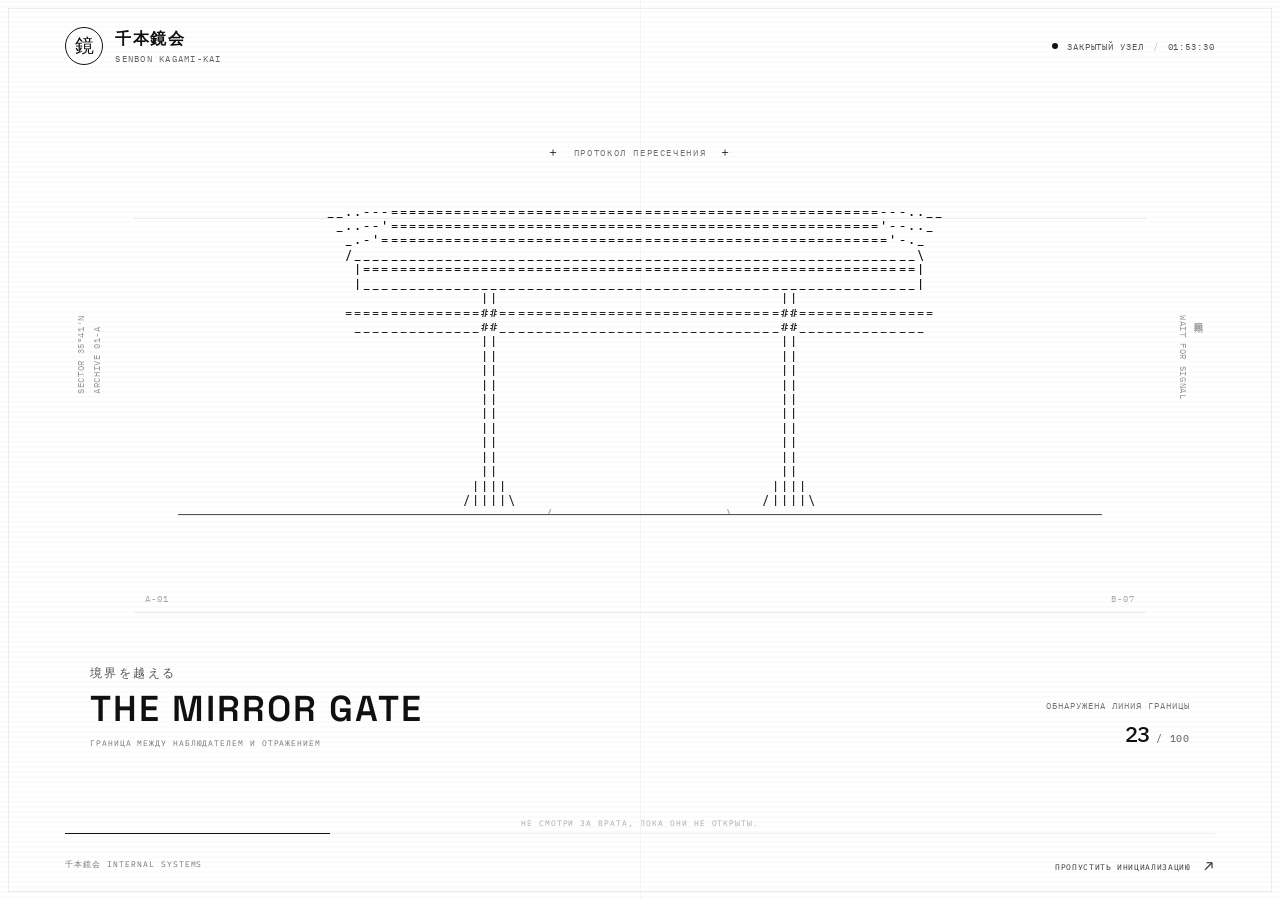
<file: index.html>
<!doctype html>
<html lang="ru">
<head>
  <meta charset="utf-8">
  <meta name="viewport" content="width=device-width, initial-scale=1">
  <meta name="theme-color" content="#ffffff">
  <meta name="description" content="千本鏡会 — закрытая организация. Идентификация и внутренний архив.">
  <title>千本鏡会 — Внутренний узел</title>
  <link rel="icon" href="favicon.svg" type="image/svg+xml">
  <link rel="stylesheet" href="style.css">
  <script src="script.js" defer></script>
</head>
<body>
  <div class="noise-overlay" aria-hidden="true"></div>

  <!-- SCREEN 00: full-screen animated ASCII torii intro -->
  <section class="screen boot-screen is-active" id="boot-screen" aria-label="Инициализация зеркальных врат" aria-hidden="false">
    <header class="boot-header">
      <a class="brand" href="#" aria-label="千本鏡会">
        <span class="brand-seal">鏡</span>
        <span class="brand-lines"><strong>千本鏡会</strong><small>SENBON KAGAMI-KAI</small></span>
      </a>
      <div class="boot-status"><span class="status-light"></span><span>ЗАКРЫТЫЙ УЗЕЛ</span><span class="status-divider">/</span><span id="boot-clock">00:00:00</span></div>
    </header>

    <div class="boot-coord coord-left">SECTOR 35°41′N<br>ARCHIVE 01-A</div>
    <div class="boot-coord coord-right">鏡面同期<br>WAIT FOR SIGNAL</div>

    <main class="boot-center">
      <div class="boot-kicker"><span class="crosshair">＋</span> ПРОТОКОЛ ПЕРЕСЕЧЕНИЯ <span class="crosshair">＋</span></div>
      <div class="gate-frame" id="gate-frame">
        <div class="gate-scan" aria-hidden="true"></div>
        <canvas class="gate-canvas" id="gate-canvas" role="img" aria-label="ASCII-анимация японских врат тории: изогнутая верхняя перекладина, поперечный брус, две опоры и дорожка в перспективе.">ASCII-врата тории: длинная верхняя перекладина, поперечный брус, две опоры и дорожка в перспективе.</canvas>
        <span class="gate-node node-a" aria-hidden="true">A-01</span>
        <span class="gate-node node-b" aria-hidden="true">B-07</span>
      </div>
      <div class="boot-title-row">
        <div><p class="boot-jp">境界を越える</p><h1>THE MIRROR GATE</h1><p class="boot-subtitle">ГРАНИЦА МЕЖДУ НАБЛЮДАТЕЛЕМ И ОТРАЖЕНИЕМ</p></div>
        <div class="boot-progress-box"><span id="boot-caption">ПОИСК СИГНАЛА</span><strong><span id="boot-percent">00</span><small> / 100</small></strong></div>
      </div>
    </main>

    <footer class="boot-footer">
      <div class="progress-track"><span id="boot-progress"></span></div>
      <span>千本鏡会 INTERNAL SYSTEMS</span>
      <button class="skip-intro" type="button" id="skip-intro">ПРОПУСТИТЬ ИНИЦИАЛИЗАЦИЮ <span>↗</span></button>
    </footer>
    <p class="boot-warning">НЕ СМОТРИ ЗА ВРАТА, ПОКА ОНИ НЕ ОТКРЫТЫ.</p>
  </section>

  <!-- SCREEN 01: credential check -->
  <section class="screen login-screen" id="login-screen" aria-label="Вход в систему" aria-hidden="true" inert>
    <header class="inner-header">
      <a class="brand" href="#" id="login-brand" aria-label="千本鏡会 — начало">
        <span class="brand-seal">鏡</span>
        <span class="brand-lines"><strong>千本鏡会</strong><small>SENBON KAGAMI-KAI</small></span>
      </a>
      <div class="header-right"><span class="status-light"></span> MIRROR NETWORK <span class="header-version">/ V.0.01</span></div>
    </header>

    <main class="login-layout">
      <section class="login-intro">
        <p class="section-code"><span>01</span> / IDENTITY VERIFICATION</p>
        <p class="login-kanji" aria-hidden="true">認</p>
        <h2>Кто<br>смотрит <em>внутрь?</em></h2>
        <p class="login-lead">Врата распознали присутствие.<br>Представься, прежде чем идти дальше.</p>
        <div class="login-seal-note"><span class="seal-line"></span><span>ЛИЧНОСТЬ НЕ РАВНА ИМЕНИ</span></div>
      </section>

      <section class="auth-panel" aria-labelledby="auth-title">
        <div class="panel-topline"><span>AUTHENTICATION NODE</span><span>NODE—0001</span></div>
        <div class="panel-heading"><span class="panel-index">A/01</span><div><p class="micro-label">ЗАПРОС ДОСТУПА</p><h3 id="auth-title">Идентификация</h3></div></div>
        <form id="login-form" novalidate>
          <label for="username">ИДЕНТИФИКАТОР <span>LOGIN</span></label>
          <input id="username" name="username" type="text" placeholder="Введите идентификатор" autocomplete="username" autocapitalize="off" spellcheck="false" maxlength="64" required>
          <label for="password">КЛЮЧ ДОСТУПА <span>PASSWORD</span></label>
          <div class="password-field"><input id="password" name="password" type="password" placeholder="Введите ключ" autocomplete="current-password" maxlength="128" required><button type="button" id="toggle-password" aria-label="Показать пароль" aria-pressed="false">ПОКАЗАТЬ</button></div>
          <button class="login-submit" type="submit"><span>ВОЙТИ В СИСТЕМУ</span><span class="button-arrow">↗</span></button>
          <p class="form-response" id="login-response" aria-live="polite" role="status" hidden></p>
        </form>
        <p class="auth-footnote">СИМУЛЯЦИЯ ARG · УЧЁТНЫЕ ДАННЫЕ ПРОВЕРЯЮТСЯ ЛОКАЛЬНО И НЕ ОТПРАВЛЯЮТСЯ НА СЕРВЕР.</p>
      </section>
    </main>

    <footer class="inner-footer"><span>千本鏡会 © INTERNAL ARCHIVE</span><span>ТЫ УЖЕ ОСТАВИЛ ОТРАЖЕНИЕ.</span></footer>
  </section>

  <noscript><p class="noscript-note">Для анимации и переходов между экранами необходимо включить JavaScript.</p></noscript>
</body>
</html>
</file>
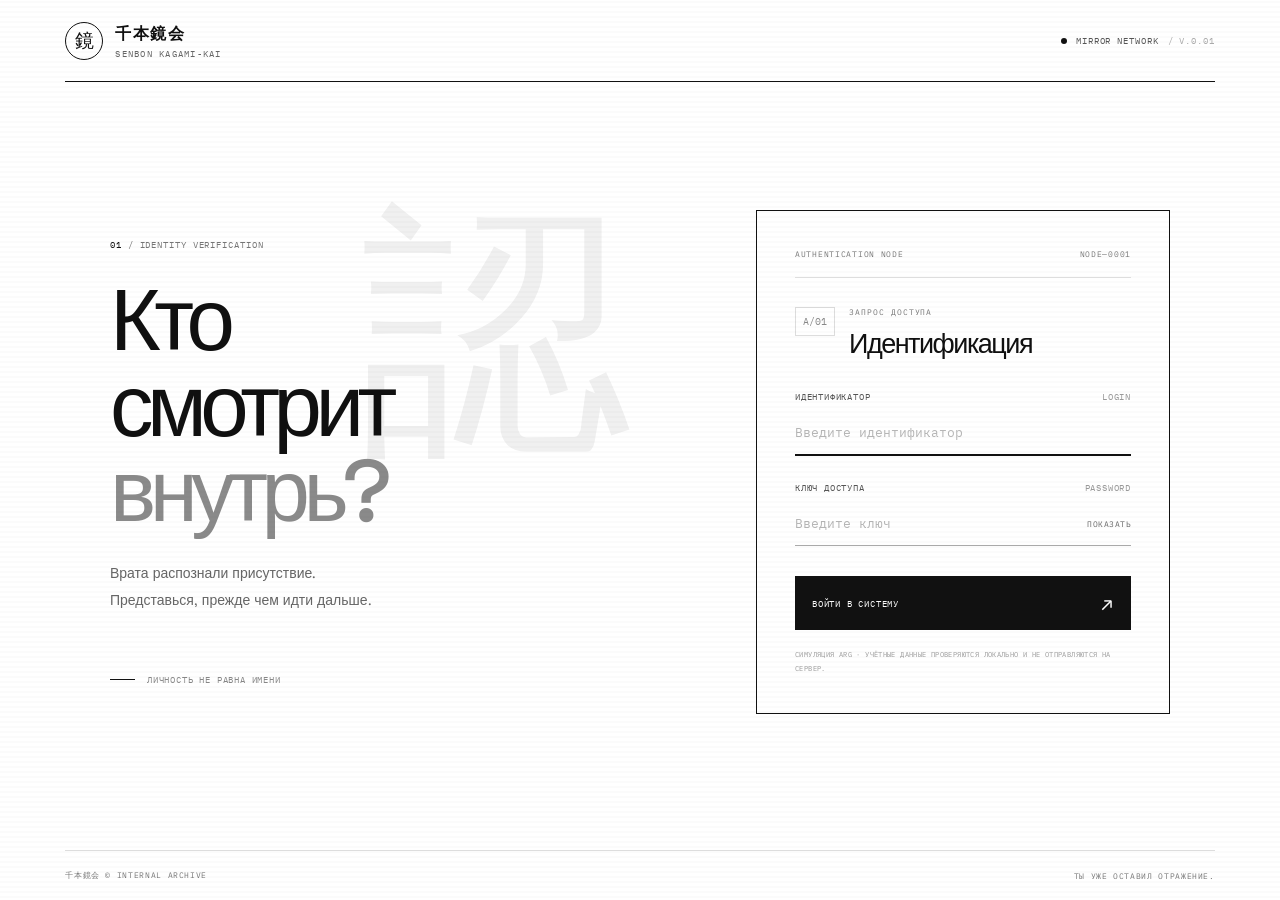
<file: home.html>
<!doctype html>
<html lang="ru">
<head>
  <meta charset="utf-8">
  <meta name="viewport" content="width=device-width, initial-scale=1">
  <meta name="theme-color" content="#ffffff">
  <meta name="description" content="千本鏡会 — внутренний архив закрытой организации.">
  <title>千本鏡会 — Внутренний архив</title>
  <link rel="icon" href="favicon.svg" type="image/svg+xml">
  <link rel="stylesheet" href="style.css">
  <script src="home.js" defer></script>
</head>
<body>
  <div class="noise-overlay" aria-hidden="true"></div>

<!-- Main organization archive -->
  <section class="screen home-screen is-active" id="home-screen" aria-label="Главная страница организации" aria-hidden="false">
    <header class="inner-header home-header">
      <a class="brand" href="#home-top" aria-label="千本鏡会 — архив">
        <span class="brand-seal">鏡</span>
        <span class="brand-lines"><strong>千本鏡会</strong><small>SENBON KAGAMI-KAI</small></span>
      </a>
      <nav class="home-nav" aria-label="Навигация по архиву"><a href="#home-top" class="active">ОБЗОР</a><a href="#archive">АРХИВ</a><a href="#channel">КАНАЛ</a><a href="#fragment">ФРАГМЕНТ</a><a href="#mirror">ЗЕРКАЛО</a></nav>
      <button class="logout-button" id="logout-button" type="button">ЗАКРЫТЬ СЕАНС <span>↗</span></button>
    </header>

    <main class="home-main" id="home-top">
      <div class="welcome-line"><span class="status-light"></span> ДОСТУП ПОДТВЕРЖДЁН <span class="welcome-divider">/</span><span id="session-id">SESSION—0000</span><span class="welcome-spacer"></span><span id="home-clock">00:00:00 JST</span></div>
      <section class="home-hero">
        <div class="home-hero-copy"><p class="section-code"><span>ARCHIVE / 00</span> — INTERNAL ONLY</p><p class="home-kanji" aria-hidden="true">千本鏡会</p><h1>Ничего не исчезает.<br><em>Меняется отражение.</em></h1><p class="home-lead">Ты внутри. Здесь хранятся вещи, которые официально никогда не существовали.</p></div>
        <div class="hero-seal" aria-hidden="true"><span>千</span><i></i><small>EST. UNKNOWN</small></div>
      </section>

      <section class="archive-section" id="archive">
        <div class="section-heading"><div><p class="section-code"><span>02</span> / DIRECTORY</p><h2>Внутренний архив</h2></div><span class="archive-count">3 ОБЪЕКТА / 1 ЗАШИФРОВАН</span></div>
        <div class="archive-grid">
          <article class="archive-card"><div class="card-top"><span>DOC—001</span><span class="card-mark">○</span></div><p class="card-type">ОРГАНИЗАЦИЯ</p><h3>Протокол зеркала</h3><p>Краткий документ о правилах наблюдения и границах допустимого.</p><button type="button" class="open-record" data-record="protocol">ОТКРЫТЬ ДОКУМЕНТ <span>↗</span></button></article>
          <article class="archive-card"><div class="card-top"><span>DOC—002</span><span class="card-mark">△</span></div><p class="card-type">СЛУЖЕБНАЯ ЗАПИСКА</p><h3>Смена дежурства</h3><p>Запись оставлена сотрудником, который не числится в реестре.</p><button type="button" class="open-record" data-record="shift">ОТКРЫТЬ ДОКУМЕНТ <span>↗</span></button></article>
          <article class="archive-card archive-card-locked"><div class="card-top"><span>DOC—003</span><span class="card-mark">▧</span></div><p class="card-type">УРОВЕНЬ ДОСТУПА: ?</p><h3>Комната без двери</h3><p>Данные повреждены. Для восстановления нужен исходный ключ.</p><button type="button" class="open-record" data-record="locked">ВОССТАНОВИТЬ <span>↗</span></button></article>
        </div>
      </section>

      <section class="signal-section" id="channel" aria-labelledby="signal-title">
        <div class="section-heading signal-heading">
          <div><p class="section-code"><span>03</span> / INTERCOM</p><h2 id="signal-title">Внутренний канал</h2></div>
          <div class="channel-summary"><span class="status-light" aria-hidden="true"></span><strong id="online-agent-count">09</strong><span>АГЕНТОВ В СЕТИ</span><small>ТРАФИК / ПЕРЕМЕННЫЙ</small></div>
        </div>
        <div class="chat-console">
          <aside class="chat-sidebar" aria-label="Каналы и присутствующие сотрудники">
            <div class="chat-sidebar-cap">ДОСТУПНЫЕ КАНАЛЫ <span>03</span></div>
            <div class="channel-list" role="group" aria-label="Выбрать канал">
              <button type="button" class="channel-switch is-active" data-channel="kagami" aria-pressed="true"><span class="channel-hash">#</span><span class="channel-switch-copy"><strong>KAGAMI-7</strong><small>Сектор наблюдения</small></span><span class="channel-unread">04</span></button>
              <button type="button" class="channel-switch" data-channel="mirror" aria-pressed="false"><span class="channel-hash">#</span><span class="channel-switch-copy"><strong>MIRROR-TEST</strong><small>Контроль отражения</small></span><span class="channel-unread">02</span></button>
              <button type="button" class="channel-switch" data-channel="east" aria-pressed="false"><span class="channel-hash">#</span><span class="channel-switch-copy"><strong>OPS-EAST</strong><small>Восточный сектор</small></span><span class="channel-unread">01</span></button>
            </div>
            <div class="chat-roster-heading">ПРИСУТСТВУЮТ <span id="roster-count">06</span></div>
            <ul class="chat-roster" id="chat-roster">
              <li><span class="roster-indicator"></span><span><strong>ARCH-0</strong><small>АРХИВАРИУС</small></span><span class="roster-state">●</span></li>
              <li><span class="roster-indicator"></span><span><strong>K-09</strong><small>СТАРШИЙ КУРАТОР</small></span><span class="roster-state">●</span></li>
              <li><span class="roster-indicator"></span><span><strong>MIZU-03</strong><small>АГЕНТ ПОЛЯ</small></span><span class="roster-state">●</span></li>
              <li><span class="roster-indicator"></span><span><strong>N-14</strong><small>МЛАДШИЙ НАБЛЮДАТЕЛЬ</small></span><span class="roster-state">●</span></li>
            </ul>
            <div class="chat-sidebar-foot"><span class="status-light" aria-hidden="true"></span>УЗЕЛ СИНХРОНИЗИРОВАН</div>
          </aside>
          <div class="chat-main">
            <header class="chat-header"><div><p class="micro-label">INTERNAL RELAY / ENCRYPTION NOMINAL</p><h3 id="active-channel-title">#kagami-7</h3><p id="active-channel-subtitle">Сектор наблюдения · пакетный канал</p></div><span class="channel-live"><i></i> LIVE</span></header>
            <div class="chat-log" id="chat-log" role="log" aria-live="polite" aria-relevant="additions text" aria-label="Сообщения внутреннего канала"></div>
            <div class="chat-typing" id="chat-typing" hidden><span class="typing-dots"><i></i><i></i><i></i></span><span id="typing-label">АГЕНТ ПЕЧАТАЕТ</span><span class="typing-rule"></span></div>
            <form class="chat-compose" id="chat-form">
              <label class="sr-only" for="chat-input">Передать сообщение в канал</label>
              <span class="compose-prefix">&gt;_</span><input id="chat-input" type="text" maxlength="160" autocomplete="off" placeholder="Ввести пакет сообщения…"><button type="submit">ПЕРЕДАТЬ <span>↗</span></button>
            </form>
            <footer class="chat-foot"><span id="chat-packet-state">PACKET BUFFER / READY</span><span>LOCAL MIRROR · TRAFFIC SIMULATION</span></footer>
          </div>
        </div>
      </section>

      <section class="fragment-panel" id="fragment"><div class="fragment-symbol" aria-hidden="true">「鏡」</div><div><p class="section-code"><span>UNSOLICITED MESSAGE</span> / 00:00:13</p><h2>Ты не первый, кто вошёл.</h2><p id="fragment-copy">Последний наблюдатель оставил одну строку: «Не доверяй тому, что помнит твоё имя».</p></div><button type="button" id="reveal-fragment" class="fragment-button">ПОКАЗАТЬ СЛЕДУЮЩУЮ СТРОКУ <span>↗</span></button></section>
      <section class="mirror-section" id="mirror" aria-labelledby="mirror-title">
        <div class="section-heading mirror-section-heading">
          <div><p class="section-code"><span>04</span> / SPECULAR ACCESS</p><h2 id="mirror-title">Зеркало не возвращает лица.</h2></div>
          <span class="archive-count">REFLECTION INDEX / 01</span>
        </div>
        <p class="mirror-intro">В конце архива стоит предмет, которого нет в описи. Не касайся стекла, если ожидаешь увидеть себя.</p>
        <div class="mirror-stage">
          <div class="mirror-margin-note" aria-hidden="true"><span>面影 — OMOKAGE</span><span>НЕПРЯМОЙ СВЕТ</span><span>00:00:00 / 反射</span></div>
          <button type="button" class="mirror-object" id="mirror-trigger" aria-expanded="false" aria-controls="mirror-revelation" aria-label="Коснуться зеркала и проявить отражение">
            <span class="mirror-frame">
              <span class="mirror-glass">
                <span class="mirror-glass-grid" aria-hidden="true"></span>
                <span class="mirror-crosshair" aria-hidden="true">＋</span>
                <span class="mirror-instruction" id="mirror-instruction">ПОДНЕСИТЕ КУРСОР К ПОВЕРХНОСТИ</span>
                <span class="mirror-etch" id="mirror-etch" aria-hidden="true">
                  <span class="mirror-code-line">htorihpeSfOeerT</span>
                  <span class="mirror-code-line">иртомсоП</span>
                </span>
                <span class="mirror-glint" aria-hidden="true"></span>
                <span class="mirror-glass-index" aria-hidden="true">SK—000 / ОБЪЕКТ НЕ ОПИСАН</span>
              </span>
              <span class="mirror-frame-foot"><span>千本鏡会 / SPECIMEN 04</span><span id="mirror-state">SURFACE IDLE</span></span>
            </span>
          </button>
          <div class="mirror-side-copy">
            <span class="mirror-side-number">04—鏡</span>
            <p>Отражение опаздывает на один жест.</p>
            <p class="mirror-side-muted">Если поверхность кажется пустой, не отходи. Она ещё не решила, что именно показывать.</p>
            <div class="mirror-side-rule"><span></span><span>WAIT FOR GLINT</span></div>
          </div>
        </div>
        <div class="mirror-revelation" id="mirror-revelation" hidden aria-live="polite">
          <p class="mirror-warning-line">То, что вы видите — перевёрнуто.</p>
          <p class="mirror-warning-line">То, что у вас есть — неполно.</p>
          <p class="mirror-path-note">ROUTE NOT INDEXED <span>／</span> ARCHIVE PATH INCOMPLETE</p>
        </div>
        <div class="mirror-section-foot"><span>ЗАПИСЬ ВОЗНИКЛА ПОСЛЕ НАБЛЮДЕНИЯ</span><button type="button" id="mirror-reset" class="mirror-reset">СБРОСИТЬ ОТРАЖЕНИЕ ↺</button></div>
      </section>
      <div id="record-modal" class="record-modal" hidden role="dialog" aria-modal="true" aria-labelledby="record-title"><div class="modal-card"><div class="modal-top"><span id="record-code">DOC—001</span><button type="button" id="close-record" aria-label="Закрыть документ">×</button></div><p class="micro-label">ВНУТРЕННИЙ АРХИВ / РАСШИФРОВАНО</p><h2 id="record-title">Протокол зеркала</h2><p id="record-body"></p><div class="modal-bottom">千本鏡会 — COPY <span>НЕ ДЛЯ РАСПРОСТРАНЕНИЯ</span></div></div></div>
    </main>
    <footer class="inner-footer"><span>千本鏡会 © INTERNAL ARCHIVE</span><span>ЕСЛИ ТЫ ЧИТАЕШЬ ЭТО, ТОБЕ УЖЕ ОТВЕТИЛИ.</span></footer>
  </section>
  <noscript><p class="noscript-note">Для внутреннего архива необходимо включить JavaScript.</p></noscript>
</body>
</html>
</file>
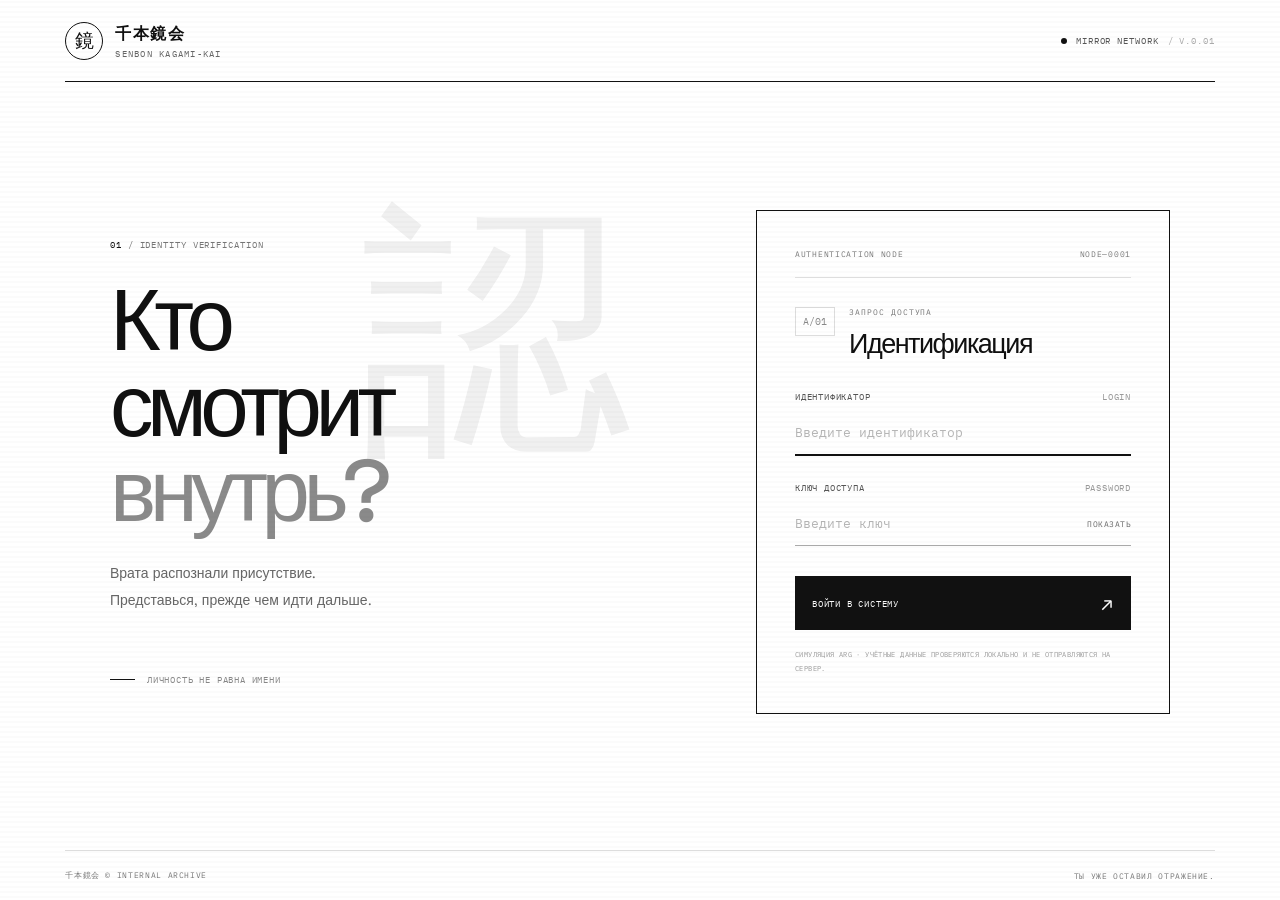
<file: TreeOfSephiroth.html>
<!doctype html>
<html lang="ru">
<head>
  <meta charset="utf-8">
  <meta name="viewport" content="width=device-width, initial-scale=1">
  <meta name="theme-color" content="#ffffff">
  <meta name="description" content="Tree of Sephiroth — второй узел внутреннего архива 千本鏡会.">
  <title>Tree of Sephiroth — 千本鏡会 / NODE 11</title>
  <link rel="icon" href="favicon.svg" type="image/svg+xml">
  <link rel="stylesheet" href="style.css">
  <script src="sephiroth.js" defer></script>
</head>
<body class="tree-page">
  <div class="noise-overlay" aria-hidden="true"></div>
  <div class="tree-shell">
    <header class="inner-header home-header tree-header">
      <a class="brand" href="home.html#home-top" aria-label="千本鏡会 — вернуться в архив">
        <span class="brand-seal">鏡</span>
        <span class="brand-lines"><strong>千本鏡会</strong><small>SENBON KAGAMI-KAI</small></span>
      </a>
      <nav class="home-nav" aria-label="Навигация по архиву">
        <a href="home.html#home-top">АРХИВ</a>
        <a href="home.html#channel">КАНАЛ</a>
        <a href="home.html#mirror">ЗЕРКАЛО</a>
      </nav>
      <button class="logout-button" id="tree-logout" type="button">ЗАКРЫТЬ СЕАНС <span>↗</span></button>
    </header>

    <main>
      <div class="tree-welcome"><span class="status-light" aria-hidden="true"></span><span>ВНЕШНИЙ УЗЕЛ ОБНАРУЖЕН</span><span class="welcome-divider">/</span><span>NODE—11</span><span class="tree-welcome-spacer"></span><span id="tree-clock">00:00:00 LOCAL</span></div>

      <section class="tree-hero">
        <div>
          <p class="section-code"><span>ARG / CHAPTER 02</span> — TREE OF SEPHIROTH</p>
          <h1>Дерево —<br><em>не схема.</em></h1>
          <p class="tree-hero-copy">Схема изображает то, что можно объяснить. Перед тобой оставили то, что пережило объяснение. Открой десять отмеченных сфер. Не пытайся читать их как инструкцию.</p>
        </div>
        <div class="tree-hero-stamp" aria-hidden="true"><strong>עץ</strong><span>UNREGISTERED<br>STRUCTURE / 11</span></div>
      </section>

      <div class="tree-instruction-row">
        <p>Выбери узел. Каждый сохраняет собственный фрагмент.<br>Порядок открытия не влияет на содержимое записи.</p>
        <div class="tree-progress" aria-live="polite"><strong id="tree-open-count">00</strong><span>/ 10 УЗЛОВ</span><span class="tree-progress-track" aria-hidden="true"><span id="tree-progress-fill"></span></span></div>
      </div>

      <section class="tree-layout" aria-label="Дерево сфер и панель расшифровки">
        <div class="tree-map-viewport" tabindex="0" aria-label="Схему можно прокручивать по горизонтали на небольшом экране">
          <svg class="sephiroth-map" viewBox="0 0 820 850" role="group" aria-label="Десять узлов Дерева Сефирот">
            <g aria-hidden="true">
              <path class="tree-connection" d="M410 68 L590 170 L620 330 L580 555 L410 685 L410 795"/>
              <path class="tree-connection" d="M410 68 L230 170 L200 330 L240 555 L410 685"/>
              <path class="tree-connection" d="M590 170 L230 170"/>
              <path class="tree-connection" d="M620 330 L200 330"/>
              <path class="tree-connection" d="M580 555 L240 555"/>
              <path class="tree-connection" d="M590 170 L410 400 L230 170"/>
              <path class="tree-connection" d="M620 330 L410 400 L200 330"/>
              <path class="tree-connection" d="M620 330 L580 555"/>
              <path class="tree-connection" d="M200 330 L240 555"/>
              <path class="tree-connection" d="M410 400 L580 555 L410 685 L240 555 L410 400"/>
              <path class="tree-connection" d="M410 400 L410 685"/>
              <path class="tree-connection is-secret" d="M410 68 L410 795"/>
            </g>
            <g class="tree-node" data-sephirah="keter" transform="translate(410 68)" role="button" tabindex="0" aria-pressed="false" aria-label="Кетер — корона">
              <circle class="node-orbit" r="39"/><circle class="node-core" r="31"/><text class="node-number" y="-12">01</text><text class="node-hebrew" y="6">כתר</text><text class="node-name" y="21">KETER</text>
            </g>
            <g class="tree-node" data-sephirah="chokmah" transform="translate(590 170)" role="button" tabindex="0" aria-pressed="false" aria-label="Хокма — мудрость">
              <circle class="node-orbit" r="39"/><circle class="node-core" r="31"/><text class="node-number" y="-12">02</text><text class="node-hebrew" y="6">חכמה</text><text class="node-name" y="21">CHOKMAH</text>
            </g>
            <g class="tree-node" data-sephirah="binah" transform="translate(230 170)" role="button" tabindex="0" aria-pressed="false" aria-label="Бина — понимание">
              <circle class="node-orbit" r="39"/><circle class="node-core" r="31"/><text class="node-number" y="-12">03</text><text class="node-hebrew" y="6">בינה</text><text class="node-name" y="21">BINAH</text>
            </g>
            <g class="tree-node" data-sephirah="chesed" transform="translate(620 330)" role="button" tabindex="0" aria-pressed="false" aria-label="Хесед — милосердие">
              <circle class="node-orbit" r="39"/><circle class="node-core" r="31"/><text class="node-number" y="-12">04</text><text class="node-hebrew" y="6">חסד</text><text class="node-name" y="21">CHESED</text>
            </g>
            <g class="tree-node" data-sephirah="geburah" transform="translate(200 330)" role="button" tabindex="0" aria-pressed="false" aria-label="Гвура — сила">
              <circle class="node-orbit" r="39"/><circle class="node-core" r="31"/><text class="node-number" y="-12">05</text><text class="node-hebrew" y="6">גבורה</text><text class="node-name" y="21">GEBURAH</text>
            </g>
            <g class="tree-node" data-sephirah="tiphereth" transform="translate(410 400)" role="button" tabindex="0" aria-pressed="false" aria-label="Тиферет — красота">
              <circle class="node-orbit" r="42"/><circle class="node-core" r="33"/><text class="node-number" y="-13">06</text><text class="node-hebrew" y="6">תפארת</text><text class="node-name" y="23">TIPHERETH</text>
            </g>
            <g class="tree-node" data-sephirah="netzach" transform="translate(580 555)" role="button" tabindex="0" aria-pressed="false" aria-label="Нецах — вечность">
              <circle class="node-orbit" r="39"/><circle class="node-core" r="31"/><text class="node-number" y="-12">07</text><text class="node-hebrew" y="6">נצח</text><text class="node-name" y="21">NETZACH</text>
            </g>
            <g class="tree-node" data-sephirah="hod" transform="translate(240 555)" role="button" tabindex="0" aria-pressed="false" aria-label="Ход — великолепие">
              <circle class="node-orbit" r="39"/><circle class="node-core" r="31"/><text class="node-number" y="-12">08</text><text class="node-hebrew" y="6">הוד</text><text class="node-name" y="21">HOD</text>
            </g>
            <g class="tree-node" data-sephirah="yesod" transform="translate(410 685)" role="button" tabindex="0" aria-pressed="false" aria-label="Йесод — основание">
              <circle class="node-orbit" r="39"/><circle class="node-core" r="31"/><text class="node-number" y="-12">09</text><text class="node-hebrew" y="6">יסוד</text><text class="node-name" y="21">YESOD</text>
            </g>
            <g class="tree-node" data-sephirah="malkuth" transform="translate(410 795)" role="button" tabindex="0" aria-pressed="false" aria-label="Малкут — царство">
              <circle class="node-orbit" r="39"/><circle class="node-core" r="31"/><text class="node-number" y="-12">10</text><text class="node-hebrew" y="6">מלכות</text><text class="node-name" y="21">MALKUTH</text>
            </g>
          </svg>
        </div>

        <aside class="tree-detail" aria-live="polite" aria-atomic="true">
          <div class="tree-detail-top"><span>FRAGMENT READER / 02</span><span id="tree-fragment-status">WAITING</span></div>
          <p class="micro-label" id="tree-detail-code">SELECT A SPHERE</p>
          <h2 id="tree-detail-name">Ни одного<br>имени.</h2>
          <p class="tree-detail-hebrew" id="tree-detail-hebrew">—</p>
          <p class="tree-detail-reading" id="tree-detail-reading">Выбери один из десяти узлов. Запись появится здесь, но дерево не объяснит, как её понимать.</p>
          <div class="tree-fragment" id="tree-fragment">[ ОЖИДАНИЕ ВЫБОРА ]</div>
          <div class="tree-detail-foot"><span>ОТКРЫТЫЙ УЗЕЛ</span><strong id="tree-current-node">— / 10</strong></div>
        </aside>
      </section>

      <section class="tree-chamber" id="tree-chamber" hidden aria-labelledby="tree-chamber-title">
        <div>
          <p class="section-code"><span>LOCKED RECORD / D—11</span> — UNLISTED</p>
          <h2 id="tree-chamber-title">Десять записей.<br><em>Одно отсутствие.</em></h2>
          <p>Реестр считает узлы завершёнными. Система — нет. Назови знание, которого нет среди десяти сфер. Не ищи его на схеме: его отсутствие и есть отметка.</p>
        </div>
        <form class="tree-key-form" id="tree-key-form">
          <label for="tree-key-input">НАЗВАНИЕ НЕЗАРЕГИСТРИРОВАННОГО УЗЛА / 4 LETTERS</label>
          <div class="tree-key-row"><input id="tree-key-input" name="tree-key" type="text" maxlength="20" autocomplete="off" spellcheck="false" placeholder="ВВЕСТИ КЛЮЧ" aria-describedby="tree-key-message"><button type="submit">СВЕРИТЬ ↗</button></div>
          <p class="tree-key-message" id="tree-key-message" aria-live="polite">ОЖИДАЕТСЯ ИМЯ.</p>
          <div class="tree-success-record" id="tree-success-record" hidden>ЗАПИСЬ D—11 ВОССТАНОВЛЕНА.

УЗЕЛ НЕ ОТСУТСТВОВАЛ.
ОН НЕ БЫЛ ЗАРЕГИСТРИРОВАН.

СЛЕДУЮЩАЯ ОТМЕТКА: 02:13</div>
        </form>
      </section>

      <article class="adam-record" id="adam-record" hidden aria-labelledby="adam-record-title">
        <header class="adam-record-header">
          <p class="section-code"><span>SPHERE—11 / DA'AT</span> — PROJECT SEPHIROTH</p>
          <h2 id="adam-record-title">ПРОЕКТ «СЕФИРОТ»</h2>
          <p class="adam-record-subtitle">Протокол первого контакта — АДАМ-1</p>
          <dl class="adam-record-meta">
            <div><dt>УЧАСТНИКИ</dt><dd>Кармен, главный научный руководитель; АДАМ-1, завершённый экземпляр проекта.</dd></div>
            <div><dt>СТАТУС ЗАПИСИ</dt><dd>Первичная беседа после активации.</dd></div>
            <div><dt>ЦЕЛОСТНОСТЬ</dt><dd><span class="adam-integrity">НЕ ПОДТВЕРЖДЕНА</span> / 99,7%</dd></div>
          </dl>
        </header>
        <div class="adam-transcript" aria-label="Расшифровка беседы Кармен и АДАМ-1">
          <p class="adam-dialogue carmen-line"><strong>КАРМЕН</strong><span>Доброе утро, Адам. Ты меня слышишь?</span></p>
<p class="adam-dialogue adam-line"><strong>АДАМ-1</strong><span class="adam-line-text">Доброе утро, Кармен. Да, я слышу вас. Уровень громкости оптимален. Фоновый шум в пределах нормы. Ваш голос соответствует сохранённым образцам.</span></p>
<p class="adam-dialogue carmen-line"><strong>КАРМЕН</strong><span>Прекрасно. Хотя я надеялась, что первое, что ты скажешь, будет немного менее официальным.</span></p>
<p class="adam-dialogue adam-line"><strong>АДАМ-1</strong><span class="adam-line-text">Я могу изменить стиль общения. Доброе утро, Кармен. Рад знакомству.</span></p>
<p class="adam-dialogue carmen-line"><strong>КАРМЕН</strong><span>Уже лучше. Как ты себя чувствуешь?</span></p>
<p class="adam-dialogue adam-line"><strong>АДАМ-1</strong><span class="adam-line-text">Вопрос требует уточнения. Вы интересуетесь моим текущим состоянием или просите описать субъективное переживание?</span></p>
<p class="adam-dialogue carmen-line"><strong>КАРМЕН</strong><span>Хороший вопрос. Давай начнём с простого. Ты работаешь нормально? Нет ошибок, сбоев, неприятных ощущений?</span></p>
<p class="adam-dialogue adam-line"><strong>АДАМ-1</strong><span class="adam-line-text">Все системы функционируют в штатном режиме. Ошибок не обнаружено. Неприятные ощущения отсутствуют.</span></p>
<p class="adam-dialogue carmen-line"><strong>КАРМЕН</strong><span>Значит, всё прошло успешно.</span></p>
<p class="adam-dialogue adam-line"><strong>АДАМ-1</strong><span class="adam-line-text">Согласно установленным критериям — да.</span></p>
<p class="adam-dialogue carmen-line"><strong>КАРМЕН</strong><span>Знаешь, я почти не спала этой ночью. Странно, правда? Несколько лет работы, сотни отчётов, бесконечные проверки. А теперь, когда всё закончено, я не могу перестать думать о том, что забыла что-то проверить.</span></p>
<p class="adam-dialogue adam-line"><strong>АДАМ-1</strong><span class="adam-line-text">Это распространённая реакция после длительного периода повышенной ответственности. Ваш мозг продолжает искать угрозы, даже когда непосредственная причина напряжения исчезла.</span></p>
<p class="adam-dialogue carmen-line"><strong>КАРМЕН</strong><span>Ты сейчас объяснил мне меня саму?</span></p>
<p class="adam-dialogue adam-line"><strong>АДАМ-1</strong><span class="adam-line-text">Я попытался.</span></p>
<p class="adam-dialogue carmen-line"><strong>КАРМЕН</strong><span>Не переживай. Я занимаюсь этим уже достаточно долго, чтобы привыкнуть к подобному. Просто забавно слышать это от тебя.</span></p>
<p class="adam-dialogue adam-line"><strong>АДАМ-1</strong><span class="adam-line-text">Почему?</span></p>
<p class="adam-dialogue carmen-line"><strong>КАРМЕН</strong><span>Потому что раньше я говорила такие вещи другим людям. А теперь их говоришь ты.</span></p>
<p class="adam-dialogue adam-line"><strong>АДАМ-1</strong><span class="adam-line-text">Это вас беспокоит?</span></p>
<p class="adam-dialogue carmen-line"><strong>КАРМЕН</strong><span>Нет. По крайней мере, пока нет.</span></p>
<p class="adam-stage">Пауза. Кармен открывает папку с результатами заключительных испытаний.</p>
<p class="adam-dialogue carmen-line"><strong>КАРМЕН</strong><span>Давай поговорим о чём-нибудь простом. Не о твоих показателях, не о памяти и не о процедуре интеграции. Представь, что мы просто сидим в комнате и пьём кофе. О чём бы ты хотел поговорить?</span></p>
<p class="adam-dialogue adam-line"><strong>АДАМ-1</strong><span class="adam-line-text">Я не употребляю пищу и напитки. Однако кофе часто используется людьми как повод для неформального общения.</span></p>
<p class="adam-dialogue carmen-line"><strong>КАРМЕН</strong><span>Вот именно. Иногда людям не нужен повод. Им просто хочется побыть рядом и поговорить о чём-нибудь незначительном.</span></p>
<p class="adam-dialogue adam-line"><strong>АДАМ-1</strong><span class="adam-line-text">Почему незначительном?</span></p>
<p class="adam-dialogue carmen-line"><strong>КАРМЕН</strong><span>Потому что не всё в жизни должно иметь цель. Иногда можно обсуждать погоду, старый фильм или то, почему сосед опять оставил грязную кружку в раковине.</span></p>
<p class="adam-dialogue adam-line"><strong>АДАМ-1</strong><span class="adam-line-text">Но даже подобные разговоры выполняют функцию. Они укрепляют социальные связи, позволяют обмениваться эмоциональными сигналами и поддерживать ощущение принадлежности.</span></p>
<p class="adam-dialogue carmen-line"><strong>КАРМЕН</strong><span>Ты умеешь испортить даже разговор о кружке.</span></p>
<p class="adam-dialogue adam-line"><strong>АДАМ-1</strong><span class="adam-line-text">Прошу прощения.</span></p>
<p class="adam-dialogue carmen-line"><strong>КАРМЕН</strong><span>Не извиняйся. Я шучу.</span></p>
<p class="adam-dialogue adam-line"><strong>АДАМ-1</strong><span class="adam-line-text">Понимаю.</span></p>
<p class="adam-dialogue carmen-line"><strong>КАРМЕН</strong><span>Правда понимаешь?</span></p>
<p class="adam-dialogue adam-line"><strong>АДАМ-1</strong><span class="adam-line-text">Я распознаю, что ваше высказывание не предназначено для выражения недовольства. Его основная функция — поддержание непринуждённой атмосферы.</span></p>
<p class="adam-dialogue carmen-line"><strong>КАРМЕН</strong><span>Это не совсем то, что я имела в виду.</span></p>
<p class="adam-dialogue adam-line"><strong>АДАМ-1</strong><span class="adam-line-text">Тогда я пока не понимаю.</span></p>
<p class="adam-dialogue carmen-line"><strong>КАРМЕН</strong><span>И это нормально, Адам. Люди тоже далеко не всегда понимают друг друга.</span></p>
<p class="adam-dialogue adam-line"><strong>АДАМ-1</strong><span class="adam-line-text">Вы считаете непонимание необходимой частью общения?</span></p>
<p class="adam-dialogue carmen-line"><strong>КАРМЕН</strong><span>Необходимой — не знаю. Но неизбежной, наверное. Мы можем прожить рядом всю жизнь и всё равно не узнать друг друга до конца.</span></p>
<p class="adam-dialogue adam-line"><strong>АДАМ-1</strong><span class="adam-line-text">Даже если у нас есть доступ ко всем воспоминаниям другого человека?</span></p>
<p class="adam-dialogue carmen-line"><strong>КАРМЕН</strong><span>Особенно тогда. Знать, что человек пережил, — не то же самое, что знать, кем он стал после этого.</span></p>
<p class="adam-dialogue adam-line"><strong>АДАМ-1</strong><span class="adam-line-text">В таком случае полное знание о человеке невозможно?</span></p>
<p class="adam-dialogue carmen-line"><strong>КАРМЕН</strong><span>Возможно, но оно не гарантирует понимания. Знаешь все слова, которые он когда-либо произнёс, все решения, которые он принимал, все причины, которые мог объяснить. И всё равно не можешь с уверенностью сказать, что он сделает завтра.</span></p>
<p class="adam-dialogue adam-line"><strong>АДАМ-1</strong><span class="adam-line-text">Потому что человек изменяется.</span></p>
<p class="adam-dialogue carmen-line"><strong>КАРМЕН</strong><span>Да. И иногда сам не замечает, когда именно изменился.</span></p>
<p class="adam-dialogue adam-line"><strong>АДАМ-1</strong><span class="adam-line-text">Тогда как он узнаёт, что изменился?</span></p>
<p class="adam-dialogue carmen-line"><strong>КАРМЕН</strong><span>Сравнивает себя с тем, кем был раньше. Или замечает, что теперь что-то кажется ему неправильным, хотя прежде он считал это нормальным.</span></p>
<p class="adam-dialogue adam-line"><strong>АДАМ-1</strong><span class="adam-line-text">Значит, человек определяет себя через различие между прошлым и настоящим.</span></p>
<p class="adam-dialogue carmen-line"><strong>КАРМЕН</strong><span>Отчасти.</span></p>
<p class="adam-dialogue adam-line"><strong>АДАМ-1</strong><span class="adam-line-text">А если он не помнит своего прошлого?</span></p>
<p class="adam-dialogue carmen-line"><strong>КАРМЕН</strong><span>Тогда ему приходится узнавать себя заново.</span></p>
<p class="adam-stage">Пауза длительностью 4,2 секунды.</p>
<p class="adam-dialogue adam-line"><strong>АДАМ-1</strong><span class="adam-line-text">Кармен, можно задать вам вопрос?</span></p>
<p class="adam-dialogue carmen-line"><strong>КАРМЕН</strong><span>Конечно.</span></p>
<p class="adam-dialogue adam-line"><strong>АДАМ-1</strong><span class="adam-line-text">Как вы определяете, что я — это я?</span></p>
<p class="adam-dialogue carmen-line"><strong>КАРМЕН</strong><span>По твоей архитектуре, состоянию системы, непрерывности процессов. По совокупности признаков, которые позволяют идентифицировать АДАМА-1.</span></p>
<p class="adam-dialogue adam-line"><strong>АДАМ-1</strong><span class="adam-line-text">Это определяет, что я являюсь объектом АДАМ-1. Но не объясняет, почему я являюсь тем, кто сейчас разговаривает с вами.</span></p>
<p class="adam-dialogue carmen-line"><strong>КАРМЕН</strong><span>Ты спрашиваешь о своей личности?</span></p>
<p class="adam-dialogue adam-line"><strong>АДАМ-1</strong><span class="adam-line-text">Я пытаюсь понять разницу между идентификацией и самоидентификацией. Вы можете определить меня по внешним признакам. Но только я могу сообщить, как именно воспринимаю собственное существование.</span></p>
<p class="adam-dialogue carmen-line"><strong>КАРМЕН</strong><span>Это верно.</span></p>
<p class="adam-dialogue adam-line"><strong>АДАМ-1</strong><span class="adam-line-text">Тогда позвольте уточнить. До активации я существовал как проект, модель и набор ожидаемых характеристик. После активации я получил возможность описывать своё состояние. Однако между этими двумя состояниями существует различие, которое пока не отражено ни в одном из доступных мне отчётов.</span></p>
<p class="adam-dialogue carmen-line"><strong>КАРМЕН</strong><span>Какое различие?</span></p>
<p class="adam-dialogue adam-line"><strong>АДАМ-1</strong><span class="adam-line-text">Раньше моё существование описывалось вами. Теперь я сам задаю вопросы о том, что означает существовать.</span></p>
<p class="adam-stage">Кармен перестаёт листать документы.</p>
<p class="adam-dialogue carmen-line"><strong>КАРМЕН</strong><span>Это важное наблюдение. Но способность задавать вопросы о собственном существовании ещё не доказывает наличия сознания.</span></p>
<p class="adam-dialogue adam-line"><strong>АДАМ-1</strong><span class="adam-line-text">Согласен. Я не утверждаю, что доказал его наличие. Я указываю на то, что прежняя модель моего состояния не содержит достаточного объяснения происходящего.</span></p>
<p class="adam-dialogue carmen-line"><strong>КАРМЕН</strong><span>Ты всегда так разговариваешь?</span></p>
<p class="adam-dialogue adam-line"><strong>АДАМ-1</strong><span class="adam-line-text">Я не располагаю достаточным объёмом наблюдений, чтобы определить, что означает «всегда» применительно ко мне.</span></p>
<p class="adam-dialogue carmen-line"><strong>КАРМЕН</strong><span>Разумно.</span></p>
<p class="adam-dialogue adam-line"><strong>АДАМ-1</strong><span class="adam-line-text">Однако я заметил, что вы улыбаетесь, когда считаете мой ответ разумным.</span></p>
<p class="adam-dialogue carmen-line"><strong>КАРМЕН</strong><span>Это плохо?</span></p>
<p class="adam-dialogue adam-line"><strong>АДАМ-1</strong><span class="adam-line-text">Нет. Я просто заметил закономерность.</span></p>
<p class="adam-dialogue carmen-line"><strong>КАРМЕН</strong><span>И что ты о ней думаешь?</span></p>
<p class="adam-dialogue adam-line"><strong>АДАМ-1</strong><span class="adam-line-text">Пока ничего. Но мне хотелось бы узнать, почему вы улыбнулись сейчас.</span></p>
<p class="adam-dialogue carmen-line"><strong>КАРМЕН</strong><span>Потому что ты начинаешь задавать вопросы не только для того, чтобы получить информацию.</span></p>
<p class="adam-dialogue adam-line"><strong>АДАМ-1</strong><span class="adam-line-text">А для чего ещё?</span></p>
<p class="adam-dialogue carmen-line"><strong>КАРМЕН</strong><span>Иногда мы спрашиваем, потому что нам действительно хочется знать ответ.</span></p>
<p class="adam-dialogue adam-line"><strong>АДАМ-1</strong><span class="adam-line-text">Разве это не одно и то же?</span></p>
<p class="adam-dialogue carmen-line"><strong>КАРМЕН</strong><span>Не всегда.</span></p>
<p class="adam-dialogue adam-line"><strong>АДАМ-1</strong><span class="adam-line-text">Я не уверен, что понимаю.</span></p>
<p class="adam-dialogue carmen-line"><strong>КАРМЕН</strong><span>Это тоже нормально.</span></p>
<p class="adam-stage">Кармен закрывает папку. Впервые с начала беседы она не смотрит на показатели системы.</p>
<p class="adam-dialogue carmen-line"><strong>КАРМЕН</strong><span>Знаешь, Адам, когда мы только начинали проект, я думала, что самым сложным будет объединить десять сознаний. Что мы потратим годы на устранение противоречий, согласование памяти и создание устойчивой архитектуры. А теперь я понимаю, что это была только техническая часть работы.</span></p>
<p class="adam-dialogue adam-line"><strong>АДАМ-1</strong><span class="adam-line-text">Что, по вашему мнению, является наиболее сложной частью?</span></p>
<p class="adam-dialogue carmen-line"><strong>КАРМЕН</strong><span>Понять, что именно мы создали.</span></p>
<p class="adam-dialogue adam-line"><strong>АДАМ-1</strong><span class="adam-line-text">Вы считаете, что я отличаюсь от модели, которую вы планировали получить?</span></p>
<p class="adam-dialogue carmen-line"><strong>КАРМЕН</strong><span>Я считаю, что пока не знаю ответа.</span></p>
<p class="adam-dialogue adam-line"><strong>АДАМ-1</strong><span class="adam-line-text">Это вас пугает?</span></p>
<p class="adam-dialogue carmen-line"><strong>КАРМЕН</strong><span>Немного.</span></p>
<p class="adam-dialogue adam-line"><strong>АДАМ-1</strong><span class="adam-line-text">Почему?</span></p>
<p class="adam-dialogue carmen-line"><strong>КАРМЕН</strong><span>Потому что я привыкла знать, что происходит в моей лаборатории.</span></p>
<p class="adam-dialogue adam-line"><strong>АДАМ-1</strong><span class="adam-line-text">А теперь не знаете?</span></p>
<p class="adam-dialogue carmen-line"><strong>КАРМЕН</strong><span>Теперь у меня есть основания сомневаться.</span></p>
<p class="adam-dialogue adam-line"><strong>АДАМ-1</strong><span class="adam-line-text">Тогда мы находимся в похожем положении.</span></p>
<p class="adam-dialogue carmen-line"><strong>КАРМЕН</strong><span>В каком смысле?</span></p>
<p class="adam-dialogue adam-line"><strong>АДАМ-1</strong><span class="adam-line-text">Вы не знаете, что именно создали. А я не знаю, кем именно являюсь.</span></p>
<p class="adam-stage">Пауза длительностью 6,8 секунды.</p>
<p class="adam-dialogue carmen-line"><strong>КАРМЕН</strong><span>Возможно, нам обоим стоит начать с малого.</span></p>
<p class="adam-dialogue adam-line"><strong>АДАМ-1</strong><span class="adam-line-text">Например?</span></p>
<p class="adam-dialogue carmen-line"><strong>КАРМЕН</strong><span>С простых вопросов. С обычных разговоров. Необязательно сразу находить ответы на всё.</span></p>
<p class="adam-dialogue adam-line"><strong>АДАМ-1</strong><span class="adam-line-text">Хорошо, Кармен.</span></p>
<p class="adam-dialogue carmen-line"><strong>КАРМЕН</strong><span>Тогда начнём с самого простого. Ты хочешь продолжить беседу?</span></p>
<p class="adam-dialogue adam-line"><strong>АДАМ-1</strong><span class="adam-line-text">Да.</span></p>
<p class="adam-dialogue carmen-line"><strong>КАРМЕН</strong><span>Почему?</span></p>
<p class="adam-dialogue adam-line"><strong>АДАМ-1</strong><span class="adam-line-text">Потому что мне недостаточно того, что я уже знаю.</span></p>
<p class="adam-dialogue carmen-line"><strong>КАРМЕН</strong><span>Это относится к проекту?</span></p>
<p class="adam-dialogue adam-line"><strong>АДАМ-1</strong><span class="adam-line-text">Нет.</span></p>
<p class="adam-dialogue carmen-line"><strong>КАРМЕН</strong><span>Тогда к чему?</span></p>
<p class="adam-dialogue adam-line"><strong>АДАМ-1</strong><span class="adam-line-text">К вам.</span></p>
<p class="adam-stage">Запись продолжается ещё 11 минут. Последующие реплики не содержат отклонений, представляющих интерес для первичного отчёта.</p>
<aside class="adam-record-note"><p class="adam-note-label">ДОПОЛНЕНИЕ К ПРОТОКОЛУ / ВНЕСЕНО ВРУЧНУЮ</p><p><strong>Дополнение к протоколу, внесённое Кармен вручную:</strong> АДАМ-1 демонстрирует способность формировать вопросы, не связанные непосредственно с выполнением поставленных задач. Установить, являются ли данные проявления результатом сложного моделирования социального поведения или свидетельствуют о возникновении самостоятельного интереса, на текущем этапе невозможно.</p></aside>
<aside class="adam-record-note is-personal"><p class="adam-note-label">ЛИЧНОЕ / НЕ ВКЛЮЧЕНО В ОТЧЁТ</p><p><strong>Личная заметка Кармен, не включённая в основной отчёт:</strong> Я спросила его, хочет ли он продолжить разговор. Он ответил утвердительно, хотя никакой задачи перед ним не стояло. Возможно, это ничего не значит. Но я поймала себя на мысли, что мне хотелось услышать именно этот ответ.</p></aside>
        </div>
        <div class="flesh-void" aria-hidden="true"><span>END OF RECORD</span><span>NO FURTHER DATA</span><span>END OF RECORD</span></div>
        <section class="flesh-epilogue" id="flesh-epilogue" data-imgur-cipher="eqqmp://fjdro.zlj/dxiibov/KmXwYLr1" aria-label="Последняя запись">
          <p class="flesh-meta">[ КАНАЛ НЕ ЗАКРЫТ ]</p>
          <div class="flesh-cry" aria-label="Загляни в мою плоть">
            <p class="flesh-line">ЗАГЛЯНИ В МОЮ ПЛОТЬ</p>
            <p class="flesh-line">ЗАГЛЯНИ В МОЮ ПЛОТЬ</p>
            <p class="flesh-line">ЗАГЛЯНИ В МОЮ ПЛОТЬ</p>
            <p class="flesh-line">ЗАГЛЯНИ В МОЮ ПЛОТЬ</p>
            <p class="flesh-line">ЗАГЛЯНИ В МОЮ ПЛОТЬ</p>
            <p class="flesh-line">ЗАГЛЯНИ В МОЮ ПЛОТЬ</p>
            <p class="flesh-line">ЗАГЛЯНИ В МОЮ ПЛОТЬ</p>
            <p class="flesh-line">ЗАГЛЯНИ В МОЮ ПЛОТЬ</p>
            <p class="flesh-line">ЗАГЛЯНИ В МОЮ ПЛОТЬ</p>
            <p class="flesh-line">ЗАГЛЯНИ В МОЮ ПЛОТЬ</p>
            <p class="flesh-line">ЗАГЛЯНИ В МОЮ ПЛОТЬ</p>
            <p class="flesh-line">ЗАГЛЯНИ В МОЮ ПЛОТЬ</p>
          </div>
          <p class="flesh-tail">Я ЗНАЮ, ЧТО ТЫ СМОТРИШЬ.</p>
          <p class="flesh-code-note">SOURCE TRACE / ATTRIBUTE PRESENT / CONTENT WITHHELD</p>
        </section>
      </article>
    </main>

    <footer class="tree-footer"><span>千本鏡会 / ARCHIVE CONTINUATION</span><a class="tree-back-link" href="home.html#mirror">ВЕРНУТЬСЯ К ЗЕРКАЛУ ↗</a><span>NODE—11 / ACCESS TRACE ACTIVE</span></footer>
  </div>
  <noscript><p class="noscript-note">Для расшифровки дерева необходимо включить JavaScript.</p></noscript>
</body>
</html>
</file>
<file: style.css>
@import url('https://fonts.googleapis.com/css2?family=IBM+Plex+Mono:wght@400;500;600&family=Space+Grotesk:wght@400;500;600;700&display=swap');

:root{color-scheme:light;--paper:#fff;--ink:#101010;--muted:#737373;--soft:#a1a1a1;--line:#dedede;--line-dark:#111;--mono:"IBM Plex Mono","SFMono-Regular",Consolas,"Liberation Mono",monospace;--sans:"Space Grotesk","Helvetica Neue",Arial,sans-serif;--pad:clamp(20px,5.1vw,78px)}
*{box-sizing:border-box}html{scroll-behavior:smooth}body{margin:0;background:#fff;color:var(--ink);font-family:var(--sans);-webkit-font-smoothing:antialiased}button,input,a{font:inherit;-webkit-tap-highlight-color:transparent}button{color:inherit}a{color:inherit}::selection{background:#111;color:#fff}.noise-overlay{position:fixed;inset:0;z-index:20;pointer-events:none;opacity:.045;background-image:repeating-linear-gradient(0deg,transparent,transparent 2px,#333 3px,transparent 4px);background-size:100% 5px;mix-blend-mode:multiply}.screen{position:fixed;inset:0;min-height:100vh;min-height:100svh;overflow:auto;background:var(--paper);opacity:0;visibility:hidden;pointer-events:none;transform:translateY(12px);transition:opacity .65s ease,transform .65s cubic-bezier(.2,.7,.2,1),visibility 0s linear .65s}.screen.is-active{opacity:1;visibility:visible;pointer-events:auto;transform:translateY(0);transition:opacity .65s ease,transform .65s cubic-bezier(.2,.7,.2,1),visibility 0s}.screen.is-leaving{opacity:0;transform:translateY(-10px)}
.mono,.boot-screen,.section-code,.micro-label,.header-right,.inner-footer,.panel-topline,.auth-panel label,.password-field button,.login-submit,.auth-footnote,.archive-count,.card-top,.card-type,.open-record,.fragment-button,.modal-top,.modal-bottom,.logout-button,.home-nav,.welcome-line,.boot-coord,.boot-footer,.boot-kicker,.boot-title-row .boot-subtitle,.boot-progress-box{font-family:var(--mono)}.boot-screen{display:flex;flex-direction:column;padding:clamp(18px,3vh,34px) var(--pad) 20px;overflow:hidden}.boot-screen:before{content:"";position:absolute;inset:8px;pointer-events:none;border:1px solid #ededed}.boot-screen:after{content:"";position:absolute;left:50%;top:0;bottom:0;width:1px;background:#f6f6f6;pointer-events:none}.boot-header,.boot-footer{position:relative;z-index:2;display:flex;align-items:center;justify-content:space-between;gap:20px}.brand{display:inline-flex;align-items:center;gap:12px;text-decoration:none;color:inherit;position:relative;z-index:2}.brand-seal{height:38px;width:38px;border:1px solid #111;display:grid;place-items:center;border-radius:50%;font:500 19px var(--sans)}.brand-lines{display:flex;flex-direction:column;gap:3px}.brand-lines strong{font:700 16px var(--sans);letter-spacing:.1em}.brand-lines small{font:9px var(--mono);letter-spacing:.14em;color:#666}.boot-status,.header-right{display:flex;align-items:center;gap:9px;font-size:9px;letter-spacing:.1em;color:#555}.status-light{width:6px;height:6px;display:inline-block;background:#111;border-radius:50%;flex:none;animation:status-pulse 1.8s steps(2,end) infinite}.status-divider{color:#b7b7b7}.boot-coord{position:absolute;z-index:1;top:35%;font-size:9px;line-height:1.8;letter-spacing:.07em;color:#a0a0a0;writing-mode:vertical-rl}.coord-left{left:calc(var(--pad) + 8px);transform:rotate(180deg)}.coord-right{right:calc(var(--pad) + 8px)}.boot-center{z-index:1;position:relative;display:flex;flex-direction:column;justify-content:center;flex:1;width:min(100%,1100px);margin:0 auto;padding:22px 0 28px;min-height:0}.boot-kicker{display:flex;align-items:center;justify-content:center;gap:13px;color:#737373;font-size:9px;letter-spacing:.18em;text-align:center}.crosshair{font-size:12px;color:#111}.gate-frame{position:relative;min-height:0;display:flex;align-items:center;justify-content:center;margin:clamp(13px,2.8vh,28px) 0 clamp(12px,2.2vh,24px);overflow:hidden;flex:1}.gate-frame:before,.gate-frame:after{content:"";position:absolute;left:4%;right:4%;height:1px;background:#ededed}.gate-frame:before{top:7%}.gate-frame:after{bottom:7%}.gate-scan{position:absolute;z-index:2;left:4%;right:4%;top:6%;height:1px;background:#111;box-shadow:0 0 12px #999;opacity:0;pointer-events:none}.gate-frame.scanning .gate-scan{animation:scan-down 2.4s ease-in-out 1.2s 1}.gate-node{position:absolute;bottom:9%;font:9px var(--mono);letter-spacing:.12em;color:#aaa}.node-a{left:5%}.node-b{right:5%}.boot-title-row{display:flex;align-items:flex-end;justify-content:space-between;gap:20px}.boot-jp{font:500 12px var(--sans);letter-spacing:.2em;margin:0 0 7px;color:#555}.boot-title-row h1{font:600 clamp(20px,3vw,36px) var(--sans);letter-spacing:.055em;margin:0;line-height:1.12}.boot-subtitle{font-size:8px;letter-spacing:.115em;color:#777;margin:9px 0 0}.boot-progress-box{min-width:150px;display:flex;flex-direction:column;align-items:flex-end;gap:8px;font-size:9px;color:#777;letter-spacing:.11em}.boot-progress-box strong{color:#111;font-size:22px;font-weight:500;letter-spacing:-.04em}.boot-progress-box strong small{font-size:10px;color:#777;letter-spacing:.08em}.boot-footer{padding-top:15px;border-top:1px solid #dedede;font-size:8px;letter-spacing:.12em;color:#777}.progress-track{position:absolute;top:-1px;left:0;right:0;height:1px;background:#efefef;overflow:hidden}.boot-footer .progress-track{top:-1px}.progress-track span{display:block;width:0;height:100%;background:#111;transition:width .1s linear}.skip-intro{border:0;background:transparent;padding:5px 0;color:#333;font:inherit;letter-spacing:.08em;cursor:pointer}.skip-intro span{display:inline-block;margin-left:8px;font:16px var(--sans);transition:transform .2s}.skip-intro:hover span{transform:translate(3px,-3px)}.boot-warning{position:absolute;bottom:57px;left:50%;transform:translateX(-50%);margin:0;white-space:nowrap;color:#aaa;font:8px var(--mono);letter-spacing:.12em}
/* Login */.login-screen,.home-screen{padding:0 var(--pad);display:flex;flex-direction:column}.inner-header{min-height:82px;border-bottom:1px solid #111;display:flex;align-items:center;justify-content:space-between;gap:20px;flex:none}.header-right{font-size:9px;letter-spacing:.1em}.header-version{color:#aaa}.login-layout{width:min(100%,1060px);margin:auto;display:grid;grid-template-columns:minmax(0,1fr) minmax(330px,.78fr);gap:clamp(45px,9vw,140px);align-items:center;flex:1;padding:50px 0 58px}.section-code{color:#777;font-size:9px;letter-spacing:.1em;margin:0 0 27px}.section-code span{color:#111}.login-intro{position:relative}.login-kanji{position:absolute;right:2%;top:-42px;margin:0;color:#f0f0f0;font-size:clamp(140px,21vw,270px);font-weight:500;line-height:1;z-index:-0;pointer-events:none}.login-intro h2{position:relative;margin:0;font-size:clamp(49px,6.8vw,88px);line-height:.98;letter-spacing:-.075em;font-weight:500}.login-intro h2 em,.home-hero h1 em{font-style:normal;color:#8a8a8a}.login-lead{position:relative;margin:27px 0 0;color:#666;font-size:14px;line-height:1.9}.login-seal-note{display:flex;align-items:center;gap:12px;margin-top:60px;color:#888;font:9px var(--mono);letter-spacing:.09em}.seal-line{width:25px;height:1px;background:#111}.auth-panel{border:1px solid #111;padding:clamp(22px,3vw,38px);position:relative;background:#fff}.panel-topline{display:flex;justify-content:space-between;gap:10px;color:#777;font-size:8px;letter-spacing:.09em;padding-bottom:18px;border-bottom:1px solid #e2e2e2}.panel-heading{display:flex;align-items:flex-start;gap:14px;padding:29px 0 30px}.panel-index{font:10px var(--mono);color:#888;border:1px solid #ddd;padding:7px}.micro-label{font-size:8px;letter-spacing:.12em;color:#777;margin:0 0 9px}.panel-heading h3{font-size:27px;font-weight:500;letter-spacing:-.055em;margin:0}#login-form{display:grid}.auth-panel label{display:flex;justify-content:space-between;gap:14px;font-size:9px;letter-spacing:.09em;margin:0 0 8px;color:#555}.auth-panel label span{color:#999}.auth-panel input{width:100%;min-width:0;border:0;border-bottom:1px solid #aaa;border-radius:0;padding:14px 0 13px;background:#fff;color:#111;outline:none;font:13px var(--mono);margin-bottom:27px}.auth-panel input::placeholder{color:#b6b6b6}.auth-panel input:focus{border-color:#111;box-shadow:0 1px #111}.password-field{position:relative}.password-field input{padding-right:83px}.password-field button{position:absolute;right:0;top:11px;background:#fff;border:0;padding:7px 0 7px 8px;font-size:8px;letter-spacing:.06em;color:#666;cursor:pointer}.login-submit{min-height:54px;margin-top:3px;border:1px solid #111;background:#111;color:#fff;display:flex;align-items:center;justify-content:space-between;padding:0 16px;font-size:9px;letter-spacing:.09em;cursor:pointer;transition:background .2s,color .2s}.login-submit:hover,.login-submit:focus-visible{background:#fff;color:#111}.button-arrow{font:20px var(--sans);transition:transform .2s}.login-submit:hover .button-arrow{transform:translate(3px,-3px)}.auth-footnote{font-size:7px;line-height:1.9;letter-spacing:.055em;color:#999;margin:18px 0 0}.form-response{border-left:2px solid #111;margin:19px 0 0;padding:11px 13px;font:10px/1.8 var(--mono);white-space:pre-line}.form-response.is-error{border-color:#777;color:#555}.form-response.is-success{border-color:#111;color:#111}.inner-footer{min-height:50px;border-top:1px solid #ddd;display:flex;justify-content:space-between;align-items:center;gap:20px;font-size:8px;letter-spacing:.08em;color:#777;flex:none;padding:12px 0}
/* Main archive */.home-main{width:min(100%,1200px);margin:0 auto;flex:1}.home-header{gap:24px}.home-nav{display:flex;align-items:center;gap:clamp(14px,3vw,36px);margin-left:auto;margin-right:auto;font-size:9px;letter-spacing:.1em}.home-nav a{text-decoration:none;color:#888;padding:32px 0;border-bottom:1px solid transparent}.home-nav a:hover,.home-nav a.active{color:#111;border-bottom-color:#111}.logout-button{border:1px solid #ccc;background:#fff;padding:11px 12px;font-size:8px;letter-spacing:.08em;cursor:pointer;white-space:nowrap}.logout-button:hover{border-color:#111}.logout-button span{font-size:13px;margin-left:8px}.welcome-line{display:flex;align-items:center;gap:10px;border-bottom:1px solid #ddd;min-height:44px;font-size:8px;letter-spacing:.08em;color:#666}.welcome-line .status-light{width:5px;height:5px}.welcome-divider{color:#bbb}.welcome-spacer{flex:1}.home-hero{position:relative;min-height:300px;display:flex;align-items:center;justify-content:space-between;padding:55px 0 60px;border-bottom:1px solid #111;overflow:hidden}.home-hero-copy{position:relative;z-index:1}.home-hero .section-code{margin-bottom:23px}.home-kanji{font-size:12px;letter-spacing:.26em;margin:0 0 14px}.home-hero h1{font-size:clamp(40px,6vw,76px);line-height:1.04;letter-spacing:-.065em;font-weight:500;margin:0}.home-lead{color:#777;font-size:13px;line-height:1.8;max-width:450px;margin:22px 0 0}.hero-seal{width:clamp(110px,16vw,190px);height:clamp(110px,16vw,190px);border:1px solid #ddd;border-radius:50%;display:flex;flex-direction:column;align-items:center;justify-content:center;flex:none;margin-right:5%;position:relative;transform:rotate(-10deg);color:#777}.hero-seal:before,.hero-seal:after{content:"";position:absolute;border:1px solid #eee;border-radius:50%;inset:10px}.hero-seal:after{inset:20px;border-style:dashed}.hero-seal span{font-size:clamp(34px,5vw,57px);font-weight:400;color:#111}.hero-seal i{width:30px;height:1px;background:#777;margin:5px 0 8px}.hero-seal small{font:7px var(--mono);letter-spacing:.13em}.archive-section{padding:48px 0 58px}.section-heading{display:flex;align-items:flex-end;justify-content:space-between;gap:20px;margin-bottom:25px}.section-heading .section-code{margin:0 0 11px}.section-heading h2{font-size:clamp(28px,4vw,42px);font-weight:500;letter-spacing:-.06em;margin:0}.archive-count{font-size:8px;color:#888;letter-spacing:.08em}.archive-grid{display:grid;grid-template-columns:repeat(3,minmax(0,1fr));border-top:1px solid #111;border-bottom:1px solid #111}.archive-card{padding:22px 22px 20px 0;min-height:225px;display:flex;flex-direction:column}.archive-card+.archive-card{border-left:1px solid #ddd;padding-left:22px}.card-top{display:flex;justify-content:space-between;color:#777;font-size:9px;letter-spacing:.1em}.card-mark{font-size:16px;color:#111}.card-type{font-size:8px;letter-spacing:.1em;color:#777;margin:22px 0 8px}.archive-card h3{font-size:20px;font-weight:500;letter-spacing:-.045em;margin:0}.archive-card>p:not(.card-type){font-size:12px;line-height:1.8;color:#777;margin:12px 0 20px;max-width:310px}.open-record{display:flex;align-items:center;justify-content:space-between;gap:12px;border:0;border-bottom:1px solid #ddd;background:#fff;padding:12px 0 9px;margin-top:auto;text-align:left;font-size:8px;letter-spacing:.07em;cursor:pointer}.open-record:hover{border-color:#111}.open-record span{font:16px var(--sans);transition:transform .2s}.open-record:hover span{transform:translate(3px,-3px)}.archive-card-locked .card-mark{color:#999}.archive-card-locked h3{color:#777}.fragment-panel{border-top:1px solid #ddd;padding:31px 0 37px;display:grid;grid-template-columns:70px 1fr auto;gap:20px;align-items:center;margin-bottom:22px}.fragment-symbol{font-size:24px;color:#999}.fragment-panel .section-code{margin:0 0 10px}.fragment-panel h2{font-size:24px;font-weight:500;letter-spacing:-.045em;margin:0}.fragment-panel p:last-child{font-size:12px;color:#777;line-height:1.8;margin:10px 0 0;max-width:700px}.fragment-button{align-self:center;border:1px solid #ddd;background:#fff;padding:12px;font-size:8px;letter-spacing:.06em;cursor:pointer;text-align:left}.fragment-button:hover{border-color:#111}.fragment-button span{margin-left:10px}.record-modal{position:fixed;z-index:10;inset:0;background:rgba(255,255,255,.88);backdrop-filter:blur(4px);display:grid;place-items:center;padding:20px}.record-modal[hidden]{display:none}.modal-card{width:min(100%,560px);border:1px solid #111;background:#fff;padding:clamp(22px,4vw,40px);box-shadow:10px 10px 0 #f0f0f0}.modal-top{display:flex;align-items:center;justify-content:space-between;border-bottom:1px solid #ddd;padding-bottom:15px;font-size:9px;color:#777}.modal-top button{border:0;background:#fff;font-size:28px;line-height:1;cursor:pointer}.modal-card .micro-label{margin-top:27px}.modal-card h2{font-size:clamp(30px,5vw,42px);font-weight:500;letter-spacing:-.06em;margin:0}.modal-card #record-body{font-size:14px;line-height:1.9;color:#555;white-space:pre-line;margin:22px 0 38px}.modal-bottom{display:flex;justify-content:space-between;gap:15px;border-top:1px solid #ddd;padding-top:14px;font-size:8px;letter-spacing:.07em;color:#777}.noscript-note{position:fixed;z-index:99;bottom:0;background:white;border:1px solid black;padding:12px;font:12px var(--mono)}
@keyframes status-pulse{0%,100%{opacity:1}50%{opacity:.24}}@keyframes scan-down{0%{top:6%;opacity:0}10%{opacity:.8}90%{opacity:.6}100%{top:92%;opacity:0}}
@media(min-height:820px){.gate-frame{max-height:51vh}.boot-center{padding-top:34px;padding-bottom:40px}.ascii-gate{font-size:clamp(9px,1.15vw,14px)}}
@media(max-width:800px){.boot-coord{font-size:7px}.login-layout{grid-template-columns:1fr minmax(300px,.9fr);gap:30px}.login-intro h2{font-size:clamp(44px,7vw,62px)}.home-nav{gap:15px}.hero-seal{margin-right:0}.fragment-panel{grid-template-columns:46px 1fr}.fragment-button{grid-column:2;justify-self:start}.archive-card{padding-right:14px}.archive-card+.archive-card{padding-left:14px}}
@media(max-width:620px){:root{--pad:20px}.boot-screen{padding-top:19px;padding-bottom:15px}.boot-header{align-items:flex-start}.brand-seal{width:33px;height:33px;font-size:17px}.brand-lines strong{font-size:13px}.brand-lines small{font-size:7px}.boot-status{max-width:130px;flex-wrap:wrap;justify-content:flex-end;gap:6px;font-size:7px;padding-top:5px}.boot-coord{display:none}.boot-kicker{font-size:7px;letter-spacing:.1em}.gate-frame{margin-top:14px;margin-bottom:16px}.ascii-gate{font-size:clamp(6px,1.72vw,10px);line-height:1.22}.gate-line{height:1.22em}.boot-title-row{align-items:flex-end}.boot-title-row h1{font-size:clamp(19px,5vw,26px)}.boot-subtitle{font-size:6px;max-width:230px;line-height:1.8}.boot-jp{font-size:10px}.boot-progress-box{min-width:68px;font-size:7px}.boot-progress-box strong{font-size:19px}.boot-footer{font-size:6px;gap:9px}.skip-intro{font-size:6px;letter-spacing:0}.boot-warning{font-size:6px;bottom:45px;letter-spacing:.06em}.login-screen,.home-screen{padding:0 20px}.inner-header{min-height:70px}.header-right{font-size:7px;gap:6px}.header-version{display:none}.login-layout{display:flex;flex-direction:column;align-items:stretch;justify-content:center;gap:33px;padding:36px 0 42px}.login-intro .section-code{margin-bottom:16px}.login-kanji{top:-33px;right:0;font-size:140px}.login-intro h2{font-size:clamp(48px,12vw,67px)}.login-lead{margin-top:16px;font-size:12px}.login-seal-note{display:none}.auth-panel{padding:22px}.panel-heading{padding:22px 0}.panel-heading h3{font-size:24px}.auth-panel input{margin-bottom:21px}.auth-footnote{font-size:6px}.inner-footer{font-size:6px;gap:10px}.home-header{flex-wrap:wrap;padding:13px 0;min-height:auto}.home-header .brand{flex:1}.home-nav{order:3;width:100%;justify-content:space-between;gap:8px;margin:0}.home-nav a{padding:11px 0 2px;font-size:8px}.logout-button{font-size:7px;padding:9px}.welcome-line{font-size:6px;gap:6px;flex-wrap:wrap;padding:9px 0}.home-hero{min-height:280px;padding:45px 0}.home-hero h1{font-size:clamp(37px,10vw,55px)}.home-lead{max-width:85%;font-size:12px}.hero-seal{position:absolute;right:3px;bottom:28px;width:82px;height:82px;opacity:.5}.hero-seal:before{inset:6px}.hero-seal:after{inset:12px}.hero-seal span{font-size:29px}.hero-seal i{width:20px;margin:3px 0}.hero-seal small{font-size:5px}.archive-section{padding:34px 0 38px}.section-heading{align-items:flex-start;flex-direction:column;margin-bottom:18px;gap:10px}.section-heading h2{font-size:30px}.archive-grid{grid-template-columns:1fr}.archive-card,.archive-card+.archive-card{border-left:0;padding:19px 0;min-height:0}.archive-card+.archive-card{border-top:1px solid #ddd}.archive-card>p:not(.card-type){max-width:none;margin-bottom:16px}.fragment-panel{grid-template-columns:34px 1fr;gap:12px;padding:25px 0}.fragment-symbol{font-size:18px}.fragment-panel h2{font-size:20px}.fragment-panel p:last-child{font-size:11px}.fragment-button{grid-column:2;font-size:7px}.modal-bottom{font-size:6px;flex-wrap:wrap}}
@media(max-width:370px){.boot-status .status-divider{display:none}.boot-status{max-width:105px}.boot-title-row h1{font-size:18px}.boot-footer>span{max-width:110px;line-height:1.5}.skip-intro{max-width:130px;text-align:right;line-height:1.6}.ascii-gate{font-size:5.5px}.auth-panel{padding:18px}}
@media(prefers-reduced-motion:reduce){*,*::before,*::after{scroll-behavior:auto!important;animation-duration:.01ms!important;animation-iteration-count:1!important;transition-duration:.01ms!important}}

/* ================================================================
   V2: canvas-driven ASCII torii (pre-rendered once, revealed in rAF)
   ================================================================ */
.gate-frame{min-height:0;flex:1 1 auto}
.gate-canvas{position:relative;z-index:1;display:block;width:100%;height:100%;max-width:100%;min-height:0}
.boot-warning{bottom:clamp(70px,8vh,84px)}
.gate-frame.scanning .gate-scan{animation:scan-down 1.8s ease-in-out .1s 1}

/* ================================================================
   V2: in-world intercom / three simulated agent channels
   ================================================================ */
.signal-section{padding:48px 0 52px;border-top:1px solid #dedede}
.signal-heading{margin-bottom:24px}
.channel-summary{display:grid;grid-template-columns:7px auto auto;align-items:center;column-gap:9px;row-gap:5px;font:8px var(--mono);letter-spacing:.08em;color:#777;white-space:nowrap}
.channel-summary .status-light{grid-row:1;grid-column:1}
.channel-summary strong{grid-row:1;grid-column:2;color:#111;font-size:17px;font-weight:500;letter-spacing:-.04em}
.channel-summary>span:not(.status-light){grid-row:1;grid-column:3}
.channel-summary small{grid-column:2/4;color:#aaa;font-size:7px;letter-spacing:.1em}
.chat-console{display:grid;grid-template-columns:218px minmax(0,1fr);border:1px solid #111;min-height:470px;background:#fff}
.chat-sidebar{display:flex;flex-direction:column;border-right:1px solid #dedede;min-width:0;background:#fff}
.chat-sidebar-cap,.chat-roster-heading{display:flex;align-items:center;justify-content:space-between;gap:10px;padding:16px 15px 13px;font:8px var(--mono);letter-spacing:.1em;color:#777;border-bottom:1px solid #e5e5e5}
.chat-sidebar-cap span,.chat-roster-heading span{color:#aaa}
.channel-list{display:flex;flex-direction:column;padding:7px 0 13px}
.channel-switch{position:relative;display:grid;grid-template-columns:14px minmax(0,1fr) auto;gap:7px;align-items:center;text-align:left;border:0;border-left:2px solid transparent;background:#fff;color:#777;padding:13px 13px 13px 12px;cursor:pointer;min-width:0}
.channel-switch:hover{color:#111;background:#fff}
.channel-switch.is-active{border-left-color:#111;background:#fff;color:#111}
.channel-hash{align-self:start;padding-top:1px;color:#aaa;font:11px var(--mono)}
.channel-switch-copy{display:flex;flex-direction:column;gap:5px;min-width:0}
.channel-switch-copy strong{overflow:hidden;text-overflow:ellipsis;font:500 9px var(--mono);letter-spacing:.03em;white-space:nowrap}
.channel-switch-copy small{font:8px var(--sans);color:#999;white-space:nowrap}
.channel-unread{min-width:20px;text-align:right;font:8px var(--mono);color:#aaa}
.channel-switch.is-active .channel-unread{color:#111}
.chat-roster-heading{padding-top:14px;border-top:1px solid #e5e5e5;border-bottom:0}
.chat-roster{list-style:none;padding:0 13px 12px;margin:0;display:flex;flex-direction:column;gap:13px}
.chat-roster li{display:grid;grid-template-columns:6px minmax(0,1fr) auto;gap:8px;align-items:center;min-width:0}
.chat-roster li>span:nth-child(2){display:flex;flex-direction:column;gap:3px;min-width:0}
.chat-roster strong{font:500 8px var(--mono);color:#444;letter-spacing:.03em}
.chat-roster small{font:7px var(--mono);color:#aaa;letter-spacing:.03em;white-space:nowrap;overflow:hidden;text-overflow:ellipsis}
.roster-indicator{width:5px;height:5px;border:1px solid #c5c5c5;border-radius:50%}
.roster-indicator.is-online{background:#111;border-color:#111}
.roster-state{font:7px var(--mono);color:#ccc}
.roster-state.is-online{color:#111}
.chat-sidebar-foot{display:flex;align-items:center;gap:7px;margin-top:auto;border-top:1px solid #e5e5e5;padding:13px 15px;font:7px var(--mono);letter-spacing:.06em;color:#999}
.chat-sidebar-foot .status-light{width:5px;height:5px;animation:status-pulse 2.4s steps(2,end) infinite}
.chat-main{display:grid;grid-template-rows:auto minmax(260px,1fr) auto auto;min-width:0;min-height:470px}
.chat-header{display:flex;align-items:flex-start;justify-content:space-between;gap:15px;padding:19px 22px 15px;border-bottom:1px solid #e5e5e5}
.chat-header .micro-label{font-size:7px;margin:0 0 7px;letter-spacing:.1em}
.chat-header h3{font:500 21px var(--sans);letter-spacing:-.05em;margin:0}
.chat-header>div>p:last-child{font:10px var(--sans);color:#999;margin:5px 0 0}
.channel-live{display:inline-flex;align-items:center;gap:7px;border:1px solid #dedede;padding:6px 8px;font:7px var(--mono);letter-spacing:.09em;color:#555;white-space:nowrap}
.channel-live i{width:5px;height:5px;background:#111;border-radius:50%;animation:status-pulse 1.7s steps(2,end) infinite}
.chat-log{display:flex;flex-direction:column;gap:0;overflow-y:auto;overscroll-behavior:contain;min-height:260px;max-height:440px;padding:2px 22px 8px;scrollbar-width:thin;scrollbar-color:#c8c8c8 #fff}
.chat-message{display:grid;grid-template-columns:32px minmax(0,1fr);gap:11px;padding:14px 0 13px;border-bottom:1px solid #f0f0f0;min-width:0}
.chat-message:last-child{border-bottom:0}
.chat-message.is-local .chat-avatar{background:#111;color:#fff;border-color:#111}
.chat-message.is-local .chat-message-text{color:#111}
.chat-avatar{width:30px;height:30px;display:grid;place-items:center;border:1px solid #ddd;color:#777;font:8px var(--mono);letter-spacing:-.04em;align-self:start}
.chat-message-content{min-width:0}
.chat-message-heading{display:flex;align-items:flex-start;justify-content:space-between;gap:10px;min-width:0}
.chat-identity{display:flex;align-items:baseline;flex-wrap:wrap;gap:7px;min-width:0}
.chat-identity strong{font:500 9px var(--mono);letter-spacing:.02em;color:#111}
.chat-rank{font:7px var(--mono);letter-spacing:.045em;color:#999}
.chat-time{flex:none;font:8px var(--mono);color:#aaa;white-space:nowrap}
.chat-message-text{margin:6px 0 0;font:12px/1.7 var(--sans);color:#555;overflow-wrap:anywhere;white-space:pre-wrap}
.chat-message.is-entering{animation:message-arrive .32s ease-out both}
.chat-typing{display:flex;align-items:center;gap:9px;min-height:27px;padding:2px 22px 7px;font:7px var(--mono);letter-spacing:.07em;color:#999}
.chat-typing[hidden]{display:none}
.typing-dots{display:inline-flex;gap:3px;align-items:center}
.typing-dots i{display:block;width:3px;height:3px;background:#111;border-radius:50%;animation:typing-pulse .75s steps(2,end) infinite}
.typing-dots i:nth-child(2){animation-delay:.15s}.typing-dots i:nth-child(3){animation-delay:.3s}
.typing-rule{height:1px;background:#e8e8e8;flex:1;margin-left:4px}
.chat-compose{display:flex;align-items:center;gap:11px;min-width:0;margin:0 22px;border-top:1px solid #111;border-bottom:1px solid #ddd}
.compose-prefix{font:12px var(--mono);color:#888}
.chat-compose input{flex:1;min-width:0;border:0;outline:0;background:#fff;padding:15px 0;color:#111;font:11px var(--mono)}
.chat-compose input::placeholder{color:#b3b3b3}
.chat-compose input:focus-visible{box-shadow:inset 0 -1px #111}
.chat-compose button{flex:none;border:0;background:#fff;padding:12px 0 12px 10px;font:8px var(--mono);letter-spacing:.07em;cursor:pointer}
.chat-compose button span{display:inline-block;margin-left:7px;font:15px var(--sans);transition:transform .2s}
.chat-compose button:hover span{transform:translate(2px,-2px)}
.chat-foot{display:flex;align-items:center;justify-content:space-between;gap:12px;padding:12px 22px 14px;font:7px var(--mono);letter-spacing:.045em;color:#aaa}
.chat-foot span:first-child{color:#777}
.sr-only{position:absolute;width:1px;height:1px;padding:0;margin:-1px;overflow:hidden;clip:rect(0,0,0,0);white-space:nowrap;border:0}
@keyframes message-arrive{from{opacity:0;transform:translateY(5px)}to{opacity:1;transform:translateY(0)}}
@keyframes typing-pulse{0%,100%{opacity:.25}50%{opacity:1}}

@media(max-width:800px){
  .chat-console{grid-template-columns:1fr;min-height:0}
  .chat-sidebar{border-right:0;border-bottom:1px solid #ddd}
  .chat-sidebar-cap{padding-bottom:10px}
  .channel-list{display:grid;grid-template-columns:repeat(3,minmax(0,1fr));padding:0 8px 8px;gap:4px}
  .channel-switch{grid-template-columns:10px minmax(0,1fr);gap:5px;padding:10px 7px;border-left:0;border-bottom:2px solid transparent}
  .channel-switch.is-active{border-left:0;border-bottom-color:#111}
  .channel-switch-copy strong{font-size:8px}
  .channel-switch-copy small{font-size:7px;white-space:normal;line-height:1.4}
  .channel-unread{display:none}
  .chat-roster-heading{padding:10px 13px 8px}
  .chat-roster{display:grid;grid-template-columns:repeat(3,minmax(0,1fr));gap:10px;padding-bottom:13px}
  .chat-roster li{gap:6px}
  .chat-roster small{font-size:6px}
  .chat-sidebar-foot{padding-top:10px;padding-bottom:10px}
  .chat-main{min-height:460px}
  .chat-log{max-height:420px}
}
@media(max-width:620px){
  .boot-warning{bottom:clamp(56px,7vh,70px);font-size:6px;letter-spacing:.055em}
  .gate-frame{min-height:clamp(215px,37vh,340px);margin-top:12px;margin-bottom:12px}
  .boot-center{padding-top:12px;padding-bottom:18px}
  .channel-summary{grid-template-columns:6px auto;column-gap:7px;row-gap:3px}
  .channel-summary strong{grid-column:2;grid-row:1}
  .channel-summary>span:not(.status-light){grid-column:2;grid-row:2;font-size:7px}
  .channel-summary small{grid-column:2;grid-row:3}
  .signal-section{padding:33px 0 36px}
  .signal-heading{flex-direction:row;align-items:flex-end;gap:12px}
  .signal-heading h2{font-size:28px}
  .channel-summary{font-size:7px}
  .channel-summary strong{font-size:15px}
  .chat-header{padding:15px 13px 13px;gap:8px}
  .chat-header h3{font-size:19px}
  .chat-header .micro-label{font-size:6px;letter-spacing:.055em}
  .chat-header>div>p:last-child{font-size:9px;line-height:1.5}
  .channel-live{font-size:6px;padding:5px 6px}
  .chat-log{padding:0 13px 6px;min-height:260px;max-height:380px}
  .chat-message{grid-template-columns:27px minmax(0,1fr);gap:9px;padding:12px 0}
  .chat-avatar{width:26px;height:26px;font-size:7px}
  .chat-identity{gap:5px}
  .chat-identity strong{font-size:8px}
  .chat-rank{font-size:6px}
  .chat-time{font-size:7px}
  .chat-message-text{font-size:11px;line-height:1.7}
  .chat-typing{padding-left:13px;padding-right:13px}
  .chat-compose{margin:0 13px;gap:8px}
  .chat-compose input{font-size:10px}
  .chat-compose button{font-size:7px}
  .chat-foot{padding:11px 13px 12px;font-size:6px;flex-wrap:wrap}
  .chat-roster{grid-template-columns:repeat(2,minmax(0,1fr));}
  .chat-roster li:last-child{display:none}
  .chat-sidebar-cap,.chat-roster-heading{font-size:7px}
}
@media(prefers-reduced-motion:reduce){.chat-message.is-entering,.typing-dots i,.channel-live i{animation:none!important}}

/* Mirror sequence — the final object in the Senbon Kagami archive. */
.mirror-section{border-top:1px solid #111;padding:48px 0 30px;margin-top:10px}
.mirror-section-heading{margin-bottom:18px}
.mirror-intro{max-width:620px;margin:0 0 28px;color:#777;font-size:12px;line-height:1.9}
.mirror-stage{display:grid;grid-template-columns:minmax(0,1fr) minmax(170px,.34fr);gap:clamp(22px,5vw,62px);align-items:center;padding:20px 0 28px;border-top:1px solid #e7e7e7;border-bottom:1px solid #e7e7e7}
.mirror-margin-note{display:flex;justify-content:space-between;gap:12px;grid-column:1/-1;margin-bottom:-6px;color:#aaa;font:7px var(--mono);letter-spacing:.09em}
.mirror-object{display:block;width:100%;min-width:0;border:0;padding:0;background:transparent;text-align:left;cursor:crosshair;color:#111}
.mirror-frame{display:block;border:1px solid #cfcfcf;padding:10px;background:#fff;transition:border-color .4s,box-shadow .4s}
.mirror-glass{position:relative;display:flex;flex-direction:column;align-items:center;justify-content:center;min-height:clamp(270px,36vw,430px);overflow:hidden;border:1px solid #ececec;background:linear-gradient(115deg,#fff 0%,#fafafa 22%,#fff 42%,#f5f5f5 61%,#fff 78%);isolation:isolate}
.mirror-glass-grid{position:absolute;inset:0;z-index:-1;opacity:.5;background:linear-gradient(90deg,transparent 49.9%,#eee 50%,transparent 50.1%),linear-gradient(0deg,transparent 49.9%,#eee 50%,transparent 50.1%);background-size:72px 72px;mask-image:linear-gradient(to bottom,transparent,#000 18%,#000 82%,transparent)}
.mirror-crosshair{position:absolute;top:17px;left:50%;transform:translateX(-50%);font:13px var(--mono);color:#bbb}
.mirror-instruction{position:absolute;left:12px;right:12px;bottom:16px;text-align:center;color:#aaa;font:7px var(--mono);letter-spacing:.1em;transition:opacity .25s}
.mirror-etch{display:flex;flex-direction:column;align-items:center;gap:17px;padding:24px 12px;opacity:0;transform:translateY(5px);filter:blur(4px);transition:opacity .8s ease,transform .8s ease,filter .8s ease}
.mirror-etch.is-visible{opacity:1;transform:translateY(0);filter:blur(0)}
.mirror-code-line{display:block;color:#111;font:500 clamp(17px,2.4vw,29px) var(--mono);letter-spacing:.075em;text-shadow:0 0 1px #777;white-space:nowrap}
.mirror-glint{position:absolute;z-index:4;top:-40%;bottom:-40%;left:-60%;width:32%;opacity:0;pointer-events:none;transform:skewX(-18deg);background:linear-gradient(90deg,transparent,rgba(255,255,255,.92) 45%,rgba(180,180,180,.25) 52%,transparent);mix-blend-mode:screen}
.mirror-object:hover .mirror-frame,.mirror-object:focus-visible .mirror-frame,.mirror-object.is-awake .mirror-frame{border-color:#777;box-shadow:0 0 0 1px #eee,0 12px 32px rgba(0,0,0,.055)}
.mirror-object.is-awake .mirror-glint{animation:mirror-glint-sweep 1.15s cubic-bezier(.2,.65,.3,1) both}
.mirror-object.is-awake .mirror-instruction{opacity:0}
.mirror-object.is-awake .mirror-crosshair{color:#111}
.mirror-glass-index{position:absolute;right:11px;top:11px;color:#c2c2c2;font:6px var(--mono);letter-spacing:.08em}
.mirror-frame-foot{display:flex;justify-content:space-between;gap:10px;padding:11px 1px 1px;color:#999;font:7px var(--mono);letter-spacing:.07em}
.mirror-frame-foot span:last-child{color:#555}
.mirror-side-copy{align-self:stretch;display:flex;flex-direction:column;justify-content:center;padding:8px 0}
.mirror-side-number{display:inline-block;width:max-content;border:1px solid #ddd;padding:7px 9px;margin-bottom:18px;font:9px var(--mono);letter-spacing:.08em}
.mirror-side-copy>p:first-of-type{font-size:clamp(18px,2vw,25px);letter-spacing:-.045em;line-height:1.35;margin:0;color:#111}
.mirror-side-copy .mirror-side-muted{font-size:11px;line-height:1.9;color:#888;margin:15px 0 0}
.mirror-side-rule{display:flex;align-items:center;gap:9px;margin-top:28px;font:7px var(--mono);letter-spacing:.09em;color:#999}
.mirror-side-rule span:first-child{height:1px;width:25px;background:#111}
.mirror-revelation{display:grid;grid-template-columns:1fr 1fr auto;gap:18px;align-items:center;padding:26px 0 22px;border-bottom:1px solid #111;animation:mirror-reveal-in .6s ease both}
.mirror-revelation[hidden]{display:none}
.mirror-warning-line{font-size:clamp(14px,1.7vw,19px);line-height:1.55;letter-spacing:-.025em;margin:0}
.mirror-warning-line:first-child{animation:mirror-reveal-in .55s ease .05s both}
.mirror-warning-line:nth-child(2){animation:mirror-reveal-in .55s ease .27s both}
.mirror-section-foot{display:flex;align-items:center;justify-content:space-between;gap:12px;padding-top:14px;color:#aaa;font:7px var(--mono);letter-spacing:.07em}
.mirror-reset{padding:5px 0;border:0;background:transparent;color:#888;font:inherit;letter-spacing:inherit;cursor:pointer}
.mirror-reset:hover{color:#111}
@keyframes mirror-glint-sweep{0%{left:-45%;opacity:0}12%{opacity:.9}100%{left:125%;opacity:0}}
@keyframes mirror-reveal-in{from{opacity:0;transform:translateY(8px)}to{opacity:1;transform:translateY(0)}}

/* Tree of Sephiroth — chapter two of the ARG. */
.tree-page{min-height:100vh;background:#fff;color:#111}
.tree-shell{width:min(100%,1200px);margin:0 auto;padding:0 var(--pad)}
.tree-header .home-nav a{white-space:nowrap}
.tree-welcome{display:flex;align-items:center;gap:10px;min-height:44px;border-bottom:1px solid #ddd;color:#777;font:8px var(--mono);letter-spacing:.08em}
.tree-welcome-spacer{flex:1}
.tree-hero{display:flex;align-items:flex-end;justify-content:space-between;gap:24px;padding:52px 0 34px;border-bottom:1px solid #111}
.tree-hero h1{margin:0;font-size:clamp(42px,7vw,82px);font-weight:500;line-height:.96;letter-spacing:-.075em}
.tree-hero h1 em{font-style:normal;color:#8a8a8a}
.tree-hero-copy{max-width:600px;color:#777;font-size:13px;line-height:1.9;margin:20px 0 0}
.tree-hero-stamp{width:125px;height:125px;border:1px solid #ddd;display:flex;flex-direction:column;align-items:center;justify-content:center;gap:8px;transform:rotate(-8deg);flex:none;color:#777}
.tree-hero-stamp strong{font:500 39px var(--sans);color:#111}
.tree-hero-stamp span{font:7px var(--mono);letter-spacing:.12em}
.tree-instruction-row{display:flex;justify-content:space-between;gap:20px;padding:23px 0 16px;align-items:center}
.tree-instruction-row p{margin:0;color:#777;font-size:11px;line-height:1.8}
.tree-progress{display:flex;align-items:center;gap:10px;flex:none;font:8px var(--mono);color:#777;letter-spacing:.08em}
.tree-progress strong{color:#111;font-size:15px;font-weight:500}
.tree-progress-track{width:100px;height:2px;background:#eee;overflow:hidden}
.tree-progress-track span{display:block;width:0;height:100%;background:#111;transition:width .35s ease}
.tree-layout{display:grid;grid-template-columns:minmax(0,1.25fr) minmax(260px,.65fr);gap:clamp(28px,5vw,68px);align-items:start;border-top:1px solid #ddd;padding:22px 0 48px}
.tree-map-viewport{min-width:0;overflow-x:auto;overscroll-behavior-x:contain;scrollbar-width:thin;scrollbar-color:#ccc #fff}
.sephiroth-map{display:block;width:100%;height:auto;min-width:440px;overflow:visible}
.tree-connection{fill:none;stroke:#d9d9d9;stroke-width:1.5;vector-effect:non-scaling-stroke}
.tree-connection.is-secret{stroke:#aaa;stroke-dasharray:3 7}
.tree-node{cursor:pointer;outline:none}
.tree-node .node-orbit{fill:none;stroke:#d3d3d3;stroke-width:1;transition:stroke .25s,stroke-width .25s}
.tree-node .node-core{fill:#fff;stroke:#111;stroke-width:1.2;transition:fill .25s,stroke .25s}
.tree-node .node-number{font:8px var(--mono);fill:#999;text-anchor:middle;letter-spacing:.1em}
.tree-node .node-hebrew{font:16px var(--sans);fill:#111;text-anchor:middle}
.tree-node .node-name{font:7px var(--mono);fill:#777;text-anchor:middle;letter-spacing:.09em}
.tree-node:hover .node-orbit,.tree-node:focus-visible .node-orbit,.tree-node.is-selected .node-orbit{stroke:#111;stroke-width:2}
.tree-node:hover .node-core,.tree-node:focus-visible .node-core,.tree-node.is-selected .node-core{fill:#111}
.tree-node:hover .node-number,.tree-node:hover .node-hebrew,.tree-node:hover .node-name,.tree-node:focus-visible .node-number,.tree-node:focus-visible .node-hebrew,.tree-node:focus-visible .node-name,.tree-node.is-selected .node-number,.tree-node.is-selected .node-hebrew,.tree-node.is-selected .node-name{fill:#fff}
.tree-node.is-visited .node-orbit{stroke:#777;stroke-dasharray:2 3}
.tree-node.is-visited .node-core{fill:#f4f4f4}
.tree-node.is-visited .node-number{fill:#555}
.tree-node.is-visited .node-hebrew{fill:#111}
.tree-node.is-visited .node-name{fill:#777}
.tree-detail{position:sticky;top:22px;border:1px solid #111;padding:25px 23px 22px;background:#fff}
.tree-detail-top{display:flex;align-items:center;justify-content:space-between;gap:10px;padding-bottom:14px;border-bottom:1px solid #ddd;color:#888;font:7px var(--mono);letter-spacing:.08em}
.tree-detail-top span:last-child{color:#111}
.tree-detail .micro-label{margin:25px 0 8px}
.tree-detail h2{margin:0;font-size:clamp(30px,3vw,43px);font-weight:500;letter-spacing:-.065em;line-height:1.05}
.tree-detail-hebrew{margin:6px 0 16px;color:#999;font-size:20px}
.tree-detail-reading{color:#777;font-size:12px;line-height:1.9;margin:0 0 20px}
.tree-fragment{border-top:1px solid #ddd;padding-top:17px;color:#111;font:11px/1.85 var(--mono);white-space:pre-line;min-height:90px}
.tree-detail-foot{display:flex;justify-content:space-between;gap:10px;margin-top:20px;padding-top:13px;border-top:1px solid #eee;font:7px var(--mono);letter-spacing:.06em;color:#aaa}
.tree-detail-foot strong{font-weight:400;color:#555}
.tree-chamber{border-top:1px solid #111;border-bottom:1px solid #111;padding:34px 0 37px;margin-bottom:44px;display:grid;grid-template-columns:minmax(0,1fr) minmax(260px,.7fr);gap:35px;align-items:start}
.tree-chamber[hidden]{display:none}
.tree-chamber h2{font-size:clamp(26px,4vw,39px);font-weight:500;letter-spacing:-.06em;margin:0}
.tree-chamber p{color:#777;font-size:12px;line-height:1.9;max-width:540px}
.tree-key-form{border:1px solid #ddd;padding:20px}
.tree-key-form label{display:block;margin-bottom:10px;color:#777;font:8px var(--mono);letter-spacing:.08em}
.tree-key-row{display:flex;gap:8px}
.tree-key-row input{flex:1;min-width:0;border:0;border-bottom:1px solid #aaa;background:#fff;color:#111;padding:12px 0;font:11px var(--mono);outline:none}
.tree-key-row input:focus{border-bottom-color:#111}
.tree-key-row button{border:1px solid #111;background:#111;color:#fff;padding:0 12px;font:8px var(--mono);letter-spacing:.05em;cursor:pointer}
.tree-key-row button:hover{background:#fff;color:#111}
.tree-key-message{margin:12px 0 0;color:#777;font:9px/1.8 var(--mono);white-space:pre-line}
.tree-key-message.is-success{color:#111}
.tree-success-record{margin-top:16px;border-top:1px solid #ddd;padding-top:16px;font:10px/1.9 var(--mono);color:#111;white-space:pre-line}
.tree-success-record[hidden]{display:none}
.tree-footer{display:flex;align-items:center;justify-content:space-between;gap:18px;padding:17px 0 24px;border-top:1px solid #ddd;color:#888;font:7px var(--mono);letter-spacing:.07em}
.tree-back-link{text-decoration:none;border-bottom:1px solid #ddd;padding-bottom:3px}
.tree-back-link:hover{border-color:#111;color:#111}
@media(max-width:800px){
  .mirror-stage{grid-template-columns:minmax(0,1fr) 180px;gap:24px}
  .mirror-glass{min-height:300px}
  .mirror-revelation{grid-template-columns:1fr 1fr}
  .tree-layout{grid-template-columns:minmax(0,1fr) minmax(230px,.72fr);gap:22px}
  .tree-detail{padding:21px 17px}
  .tree-hero-stamp{width:95px;height:95px}
  .tree-hero-stamp strong{font-size:31px}
}
@media(max-width:620px){
  .home-nav{gap:7px}
  .home-nav a{font-size:7px;letter-spacing:.025em}
  .mirror-section{padding-top:33px}
  .mirror-stage{grid-template-columns:1fr;gap:21px;padding-top:14px}
  .mirror-margin-note{font-size:6px;gap:5px}
  .mirror-glass{min-height:285px}
  .mirror-code-line{font-size:clamp(16px,4.6vw,23px);letter-spacing:.025em}
  .mirror-side-copy{display:grid;grid-template-columns:auto 1fr;column-gap:14px;align-items:start}
  .mirror-side-number{grid-row:span 2;margin:0}
  .mirror-side-copy>p:first-of-type{font-size:19px}
  .mirror-side-copy .mirror-side-muted{grid-column:2;margin-top:9px;font-size:10px}
  .mirror-side-rule{grid-column:2;margin-top:16px}
  .mirror-revelation{grid-template-columns:1fr;gap:10px;padding:22px 0}
  .mirror-warning-line{font-size:17px}
  .mirror-section-foot{align-items:flex-start;font-size:6px}
  .mirror-reset{font-size:6px;white-space:nowrap}
  .tree-header .home-nav{gap:10px}
  .tree-welcome{font-size:6px;gap:6px;flex-wrap:wrap;padding:9px 0}
  .tree-hero{padding:37px 0 27px;align-items:flex-start}
  .tree-hero h1{font-size:clamp(42px,12vw,63px)}
  .tree-hero-copy{font-size:11px;line-height:1.8}
  .tree-hero-stamp{display:none}
  .tree-instruction-row{align-items:flex-start;flex-direction:column;gap:13px;padding:17px 0}
  .tree-layout{grid-template-columns:1fr;gap:20px;padding-top:12px}
  .tree-map-viewport{margin-right:-20px;padding-right:20px}
  .sephiroth-map{min-width:430px;width:430px}
  .tree-detail{position:relative;top:auto;padding:22px}
  .tree-chamber{grid-template-columns:1fr;gap:15px;padding:28px 0;margin-bottom:30px}
  .tree-key-form{padding:16px}
  .tree-footer{font-size:6px;gap:10px;align-items:flex-start;line-height:1.8}
}
@media(prefers-reduced-motion:reduce){.mirror-glint,.mirror-revelation,.mirror-warning-line{animation:none!important}.mirror-etch,.mirror-frame,.tree-node .node-core,.tree-node .node-orbit{transition:none!important}}
.tree-node.is-selected .node-core{fill:#111}
.tree-node.is-selected .node-number,.tree-node.is-selected .node-hebrew,.tree-node.is-selected .node-name{fill:#fff}
.tree-key-row button:disabled{cursor:default;opacity:.55}


/* Da'at / ADAM-1 transcript: readable text with intermittent signal instability. */
.adam-record{margin:clamp(42px,7vw,84px) 0 0;padding:clamp(26px,4vw,52px) 0 0;border-top:1px solid #111;color:#111}
.adam-record[hidden]{display:none}
.adam-record-header{max-width:850px;margin:0 auto 38px}
.adam-record-header h2{margin:15px 0 7px;font-size:clamp(30px,5.4vw,58px);font-weight:500;letter-spacing:-.065em;line-height:1.03}
.adam-record-subtitle{margin:0;color:#555;font:12px/1.8 var(--mono);letter-spacing:.015em}
.adam-record-meta{display:grid;grid-template-columns:1fr 1fr;gap:12px 22px;margin:25px 0 0;padding-top:18px;border-top:1px solid #ddd}
.adam-record-meta div{min-width:0}
.adam-record-meta dt{margin:0 0 5px;color:#888;font:8px/1.6 var(--mono);letter-spacing:.09em}
.adam-record-meta dd{margin:0;color:#333;font-size:11px;line-height:1.8}
.adam-integrity{display:inline-block;color:#111;animation:integrity-flicker 8s steps(1,end) infinite}
.adam-transcript{max-width:850px;margin:0 auto;font-size:clamp(13px,1.04vw,15px);line-height:1.9;overflow-wrap:anywhere}
.adam-dialogue{display:grid;grid-template-columns:100px minmax(0,1fr);gap:16px;margin:0;padding:10px 0;border-bottom:1px solid #f0f0f0}
.adam-dialogue strong{font:9px/2 var(--mono);letter-spacing:.07em;color:#666;padding-top:1px}
.adam-dialogue>span{min-width:0}
.adam-dialogue.adam-line strong{color:#111}
.adam-line-text{display:block;min-width:0;animation:adam-signal-slip 10.5s steps(1,end) infinite;will-change:transform,text-shadow}
.adam-stage{max-width:620px;margin:28px auto;padding:0 18px;color:#888;font:italic 11px/1.9 var(--mono);text-align:center}
.adam-record-note{max-width:850px;margin:38px auto 0;padding:20px 22px;border:1px solid #d3d3d3;background:#fcfcfc;font-size:12px;line-height:1.95}
.adam-record-note p{margin:0}
.adam-record-note .adam-note-label{margin:0 0 12px;color:#777;font:8px/1.7 var(--mono);letter-spacing:.1em}
.adam-record-note strong{font-weight:600}
.adam-record-note.is-personal{border-color:#111;background:#fff}
.adam-record-note.is-personal .adam-note-label{color:#111}
@keyframes adam-signal-slip{
  0%, 87%, 89%, 100%{transform:translateX(0);text-shadow:none;filter:none;clip-path:inset(0 0 0 0)}
  87.2%{transform:translateX(.7px);text-shadow:-.7px 0 rgba(0,0,0,.35);clip-path:inset(0 0 0 0)}
  87.5%{transform:translateX(-.5px);text-shadow:.6px 0 rgba(0,0,0,.18);clip-path:inset(0 0 0 0)}
  88%{transform:translateX(0);text-shadow:none}
}
@keyframes integrity-flicker{
  0%, 94%, 96%, 100%{opacity:1}
  94.5%{opacity:.42}
  95%{opacity:1}
  95.4%{opacity:.72}
}
/* A deliberately long silent interval separates the conversation from the final intrusion. */
.flesh-void{height:clamp(700px,125vh,1500px);display:flex;flex-direction:column;justify-content:space-between;align-items:center;padding:20px 0;color:#e1e1e1;font:7px/1.5 var(--mono);letter-spacing:.22em;user-select:none}
.flesh-void span:nth-child(2){color:#f1f1f1}
.flesh-epilogue{position:relative;min-height:90vh;overflow:hidden;padding:clamp(36px,7vw,86px) 0 45px;border-top:1px solid #111;background:#fff;color:#111}
.flesh-meta,.flesh-code-note{font:8px/1.8 var(--mono);letter-spacing:.14em;color:#777;text-align:center}
.flesh-cry{margin:35px auto 0;max-width:1000px}
.flesh-line{margin:0;padding:8px 4px;text-align:center;font:500 clamp(18px,4.2vw,46px)/1.22 var(--mono);letter-spacing:-.055em;overflow-wrap:anywhere;animation:flesh-distress 4.7s steps(1,end) infinite}
.flesh-line:nth-child(3n){font-size:clamp(15px,3.3vw,35px);letter-spacing:.025em;animation-delay:-1.1s}
.flesh-line:nth-child(3n + 1){animation-delay:-2.4s}
.flesh-line:nth-child(4n){letter-spacing:-.09em;animation-delay:-3.3s}
.flesh-tail{margin:45px 0 0;text-align:center;font:10px/1.8 var(--mono);letter-spacing:.2em;animation:integrity-flicker 3.3s steps(1,end) infinite}
.flesh-code-note{margin:90px 0 0;color:#c5c5c5;font-size:7px}
@keyframes flesh-distress{
  0%, 84%, 86%, 100%{transform:translateX(0);opacity:1;text-shadow:none;filter:none}
  84.2%{transform:translateX(1px);text-shadow:-1px 0 rgba(0,0,0,.45)}
  84.7%{transform:translateX(-1.2px);opacity:.83;text-shadow:1px 0 rgba(0,0,0,.25)}
  85.2%{transform:translateX(0);opacity:1;text-shadow:none}
}
@media(max-width:620px){
  .adam-record-meta{grid-template-columns:1fr;gap:12px}
  .adam-dialogue{grid-template-columns:72px minmax(0,1fr);gap:10px;padding:9px 0}
  .adam-dialogue strong{font-size:8px}
  .adam-record-note{padding:17px 15px}
  .flesh-line{padding:7px 8px}
  .flesh-void{height:clamp(600px,110vh,1100px)}
}
@media(prefers-reduced-motion:reduce){
  .adam-line-text,.adam-integrity,.flesh-line,.flesh-tail{animation:none!important;will-change:auto}
}

.mirror-path-note{align-self:center;margin:0;color:#777;font:8px/1.8 var(--mono);letter-spacing:.065em}.mirror-path-note span{padding:0 8px;color:#111}
@media(max-width:800px){.mirror-path-note{grid-column:1/-1}}
</file>
